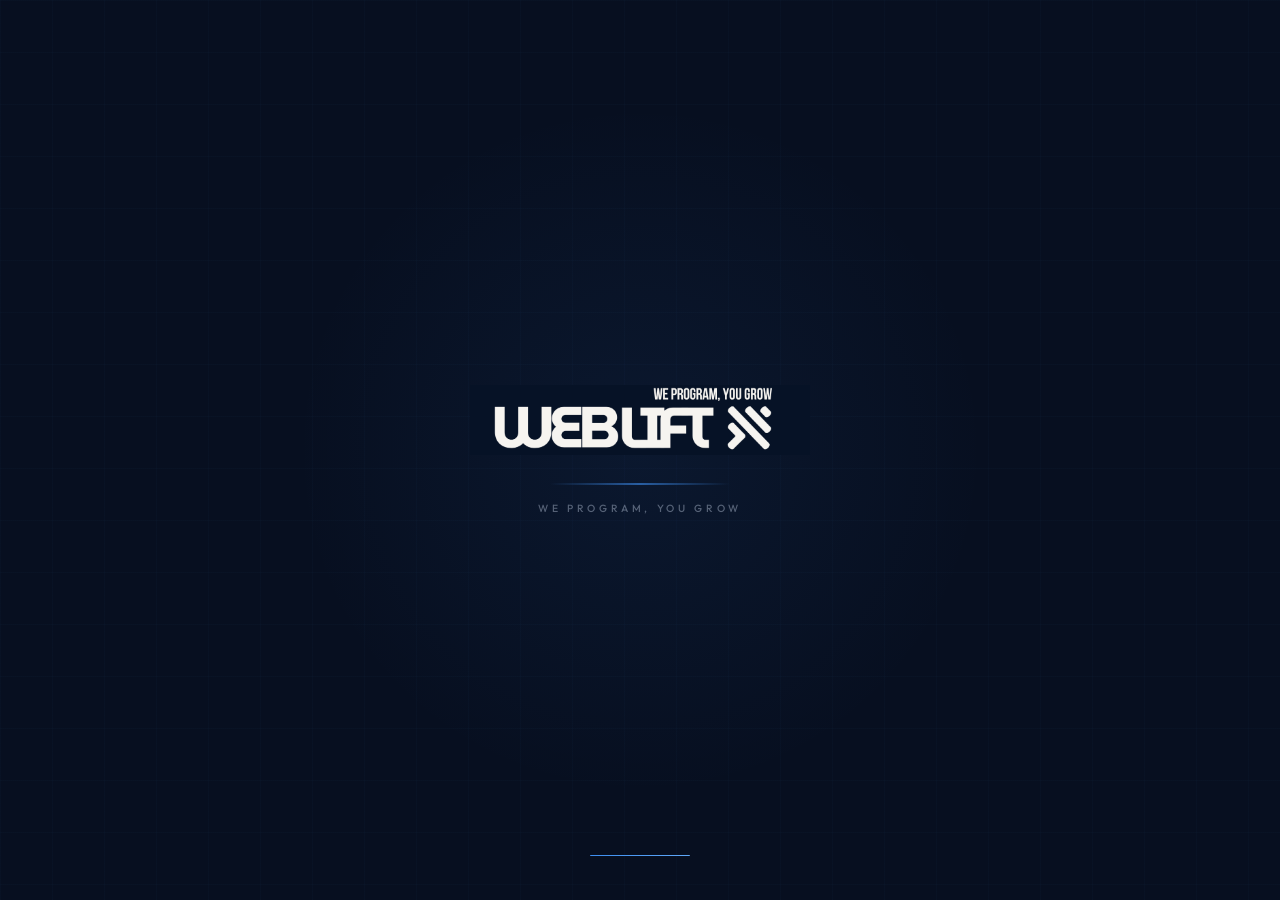
<file: index.html>
<!DOCTYPE html>
<html lang="es">
<head>
  <meta charset="UTF-8"/>
  <meta name="viewport" content="width=device-width, initial-scale=1.0"/>
  <meta name="description" content="WEBLIFT Agency — We Program, You Grow. Agencia digital premium en Lima, Perú."/>
  <meta property="og:type" content="website"/>
  <meta property="og:site_name" content="WEBLIFT Agency"/>
  <meta property="og:title" content="WEBLIFT Agency — We Program, You Grow"/>
  <meta property="og:description" content="Diseñamos y desarrollamos páginas web y landing pages de alta conversión, con hosting gestionado incluido."/>
  <meta property="og:url" content="https://webliftagency.me/"/>
  <meta property="og:image" content="https://webliftagency.me/assets/images/weblift-social-card-whatsapp.jpg"/>
  <meta property="og:image:width" content="1200"/>
  <meta property="og:image:height" content="630"/>
  <meta property="og:locale" content="es_PE"/>
  <meta name="twitter:card" content="summary_large_image"/>
  <meta name="twitter:title" content="WEBLIFT Agency — We Program, You Grow"/>
  <meta name="twitter:description" content="Diseñamos y desarrollamos páginas web y landing pages de alta conversión, con hosting gestionado incluido."/>
  <meta name="twitter:image" content="https://webliftagency.me/assets/images/weblift-social-card-whatsapp.jpg"/>
  <title>WEBLIFT Agency</title>
  <link rel="shortcut icon" href="assets/images/favicon.ico" type="image/x-icon"/>
  <link rel="icon" type="image/png" sizes="32x32" href="assets/images/favicon.png"/>
  <link rel="icon" type="image/png" sizes="48x48" href="assets/images/favicon-48.png"/>
  <link rel="icon" type="image/png" sizes="64x64" href="assets/images/favicon-64.png"/>
  <link rel="preconnect" href="https://fonts.googleapis.com"/>
  <link rel="preconnect" href="https://fonts.gstatic.com" crossorigin/>
  <link href="https://fonts.googleapis.com/css2?family=Outfit:wght@500;600;700;800&family=Inter:wght@400;500&display=swap" rel="stylesheet"/>
  <link rel="stylesheet" href="assets/css/global.css"/>
  <link rel="stylesheet" href="assets/css/intro.css"/>
</head>
<body>

<!-- ═══════════ PANTALLA DE INTRO ═══════════
     Muestra únicamente la imagen oficial del logo.
     Sin texto generado. Sin "WebLift" escrito.
     Solo la imagen real + slogan pequeño.
═════════════════════════════════════════════ -->
<div id="intro-screen">

  <div class="intro-logo-wrap">

    <!--
      IMAGEN OFICIAL DEL LOGO
      El logo tiene fondo azul marino con texto blanco,
      por lo que NO necesita filter invert — se ve perfecto
      sobre el fondo navy de la intro.
      
      Si tu logo es blanco/transparente: quita el filter de intro.css
      Si tu logo es oscuro sobre blanco: mantén el filter brightness(10)
    -->
    <img
      src="assets/images/logo.png"
      alt="WEBLIFT Agency"
      class="intro-logo-img"
    />

    <!-- Línea decorativa sutil -->
    <div class="intro-line"></div>

    <!-- Slogan refinado -->
    <div class="intro-slogan">We Program, You Grow</div>

  </div>

  <!-- Barra de progreso en la base -->
  <div class="intro-progress">
    <div class="intro-progress-bar"></div>
  </div>

</div>

<script src="js/ui/intro.js"></script>
<script src="js/ui/animations.js"></script>
<script src="js/ui/main.js"></script>

<script>
  /*
    CORRECCIÓN de sincronización:
    - IntroUI.exit() se dispara a los 2600ms (desde intro.js)
    - La animación de salida dura ~650ms
    - El redirect ocurre a los 3200ms → margen de ~600ms limpio
    Sin pantalla en blanco, sin solapamiento.
  */
  setTimeout(() => {
    window.location.href = "pages/home.html";
  }, 3200);
</script>

</body>
</html>
</file>
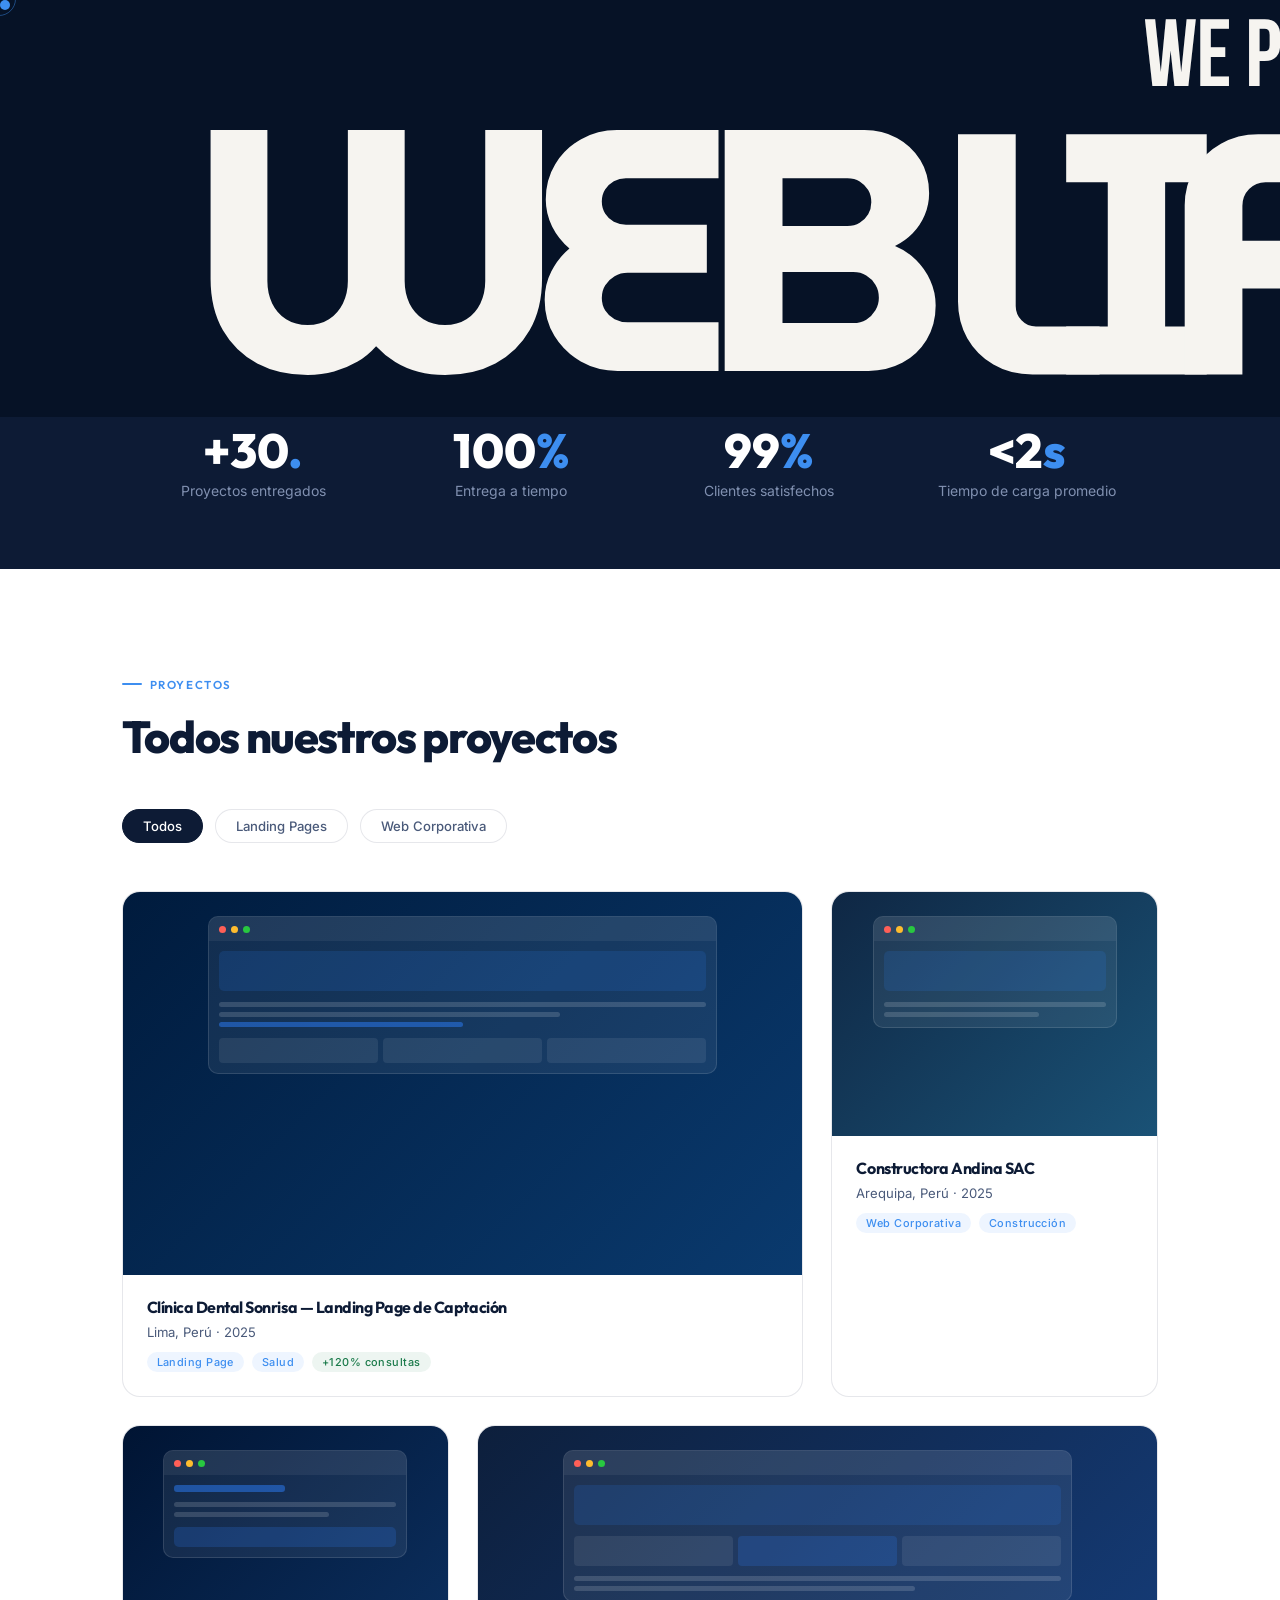
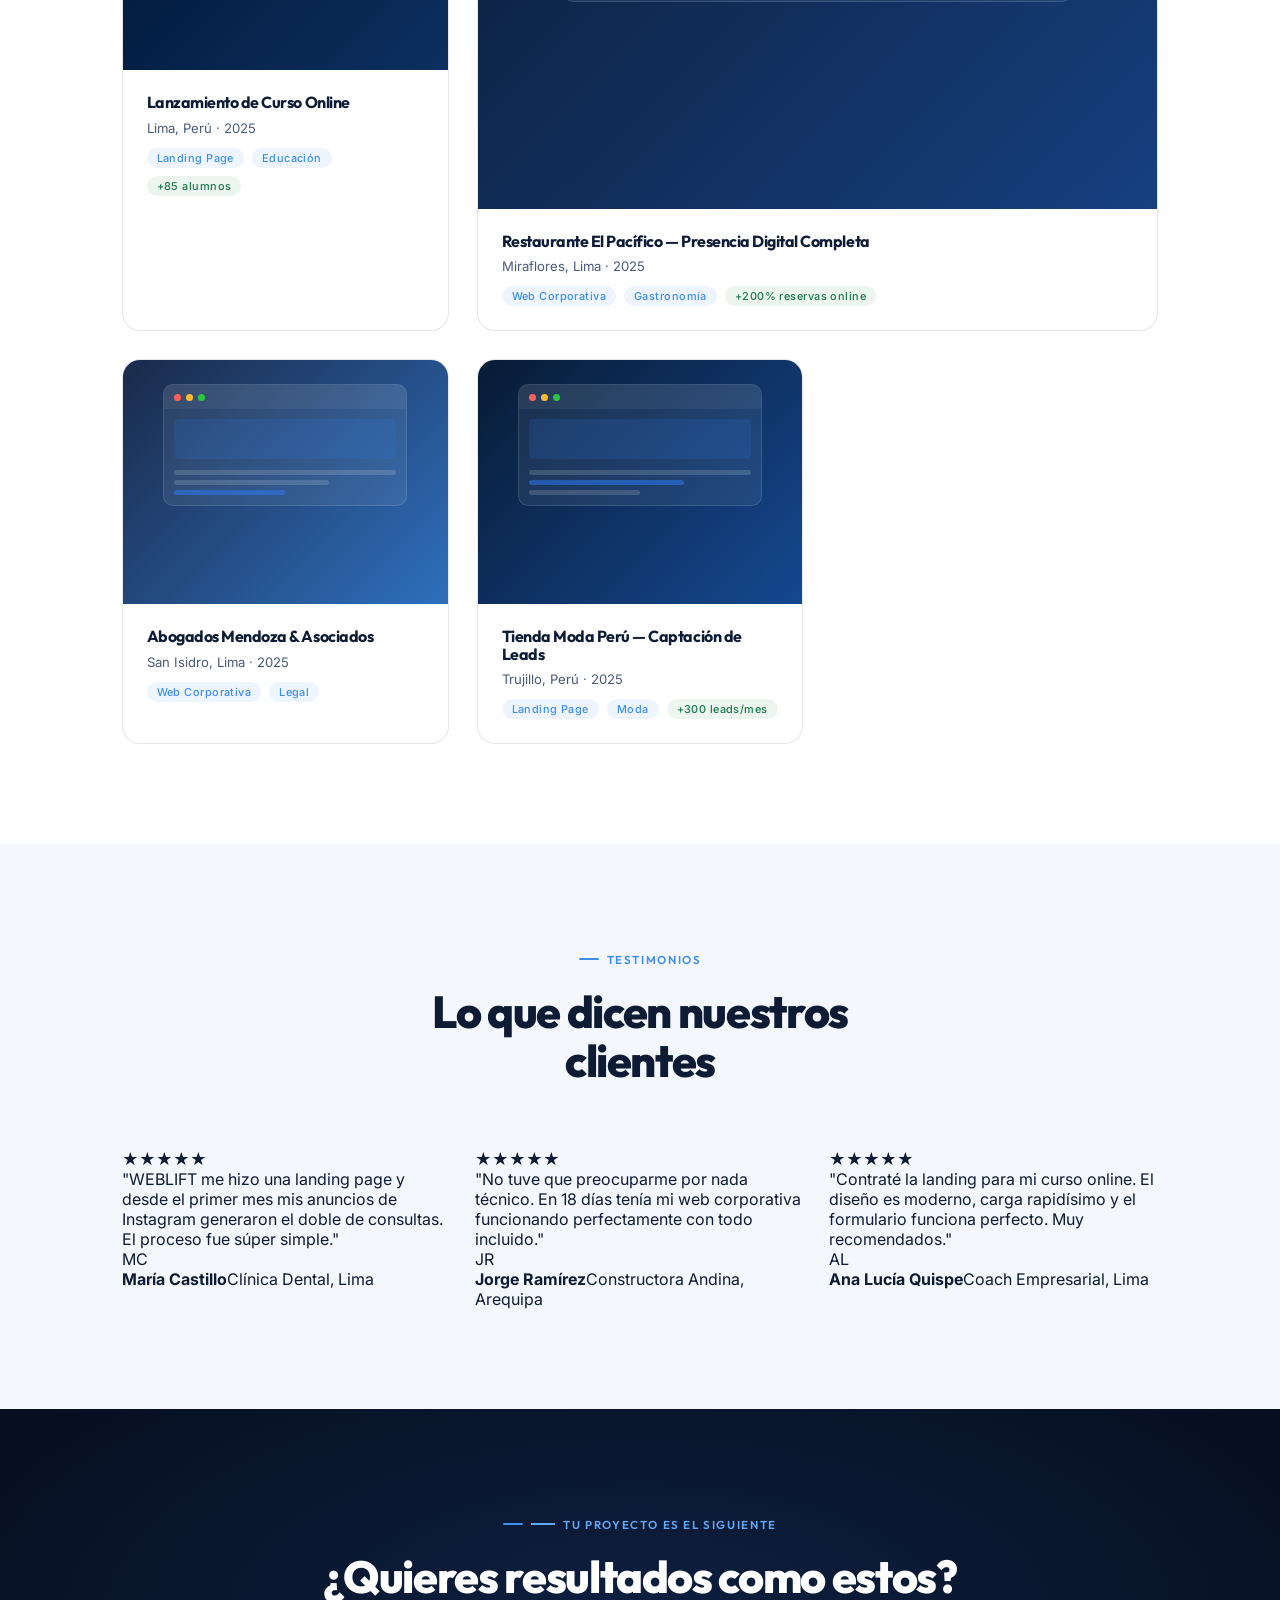
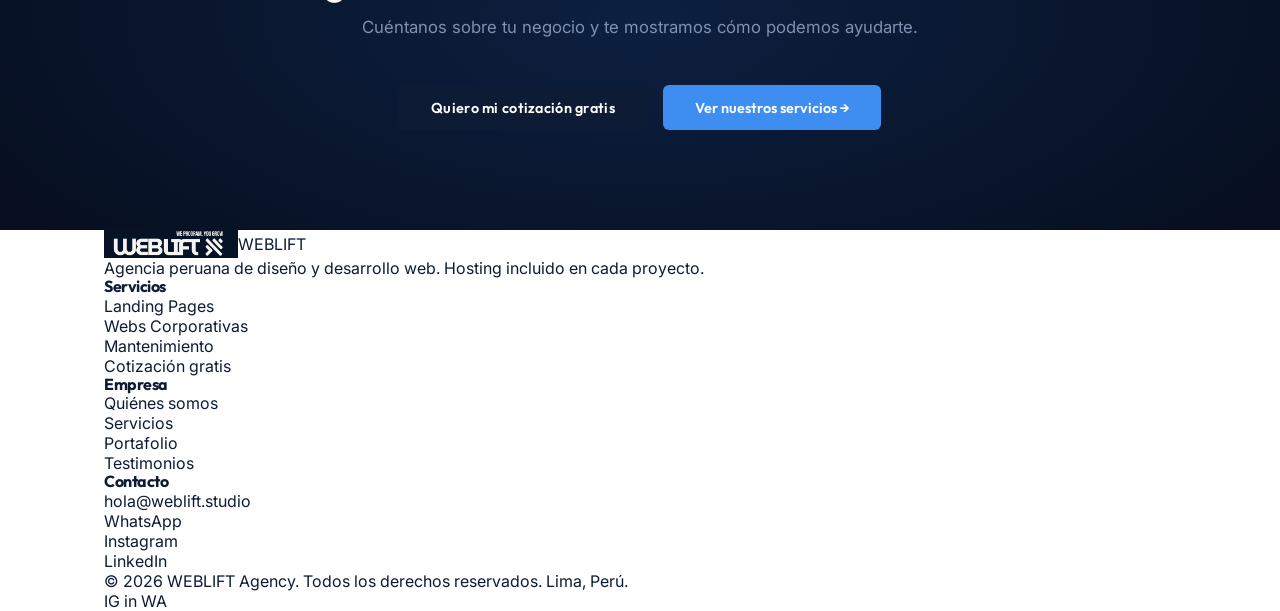
<file: pages/portfolio.html>
<!DOCTYPE html>
<html lang="es">
<head>
  <meta charset="UTF-8"/>
  <meta name="viewport" content="width=device-width, initial-scale=1.0"/>
  <meta name="description" content="Portafolio de WEBLIFT Agency — Proyectos de diseño y desarrollo web en Perú."/>
  <title>Portafolio — WEBLIFT Agency</title>
  <link rel="shortcut icon" href="../assets/images/favicon.ico" type="image/x-icon"/>
  <link rel="icon" type="image/png" sizes="32x32" href="../assets/images/favicon.png"/>
  <link rel="icon" type="image/png" sizes="48x48" href="../assets/images/favicon-48.png"/>
  <link rel="icon" type="image/png" sizes="64x64" href="../assets/images/favicon-64.png"/>
  <link rel="preconnect" href="https://fonts.googleapis.com"/>
  <link rel="preconnect" href="https://fonts.gstatic.com" crossorigin/>
  <link href="https://fonts.googleapis.com/css2?family=Outfit:wght@500;600;700;800&family=Inter:wght@400;500&display=swap" rel="stylesheet"/>
  <link rel="stylesheet" href="../assets/css/global.css"/>
  <link rel="stylesheet" href="../assets/css/navbar.css"/>
  <link rel="stylesheet" href="../assets/css/portfolio.css"/>
</head>
<body>

<div class="cursor" id="cursor"></div>
<div class="cursor-ring" id="cursorRing"></div>

<!-- NAVBAR -->
<nav id="navbar" class="scrolled">
  <a href="../index.html" class="nav-logo">
    <img src="../assets/images/logo.png" alt="WEBLIFT" class="logo-img"/>
    WEB<span>LIFT</span>
  </a>
  <ul class="nav-links" id="navLinks">
    <li><a href="home.html">Inicio</a></li>
    <li><a href="services.html">Servicios</a></li>
    <li><a href="portfolio.html" class="active">Portafolio</a></li>
    <li><a href="pricing.html">Precios</a></li>
    <li><a href="contact.html">Contacto</a></li>
  </ul>
  <div class="nav-auth">
    <a href="login.html" class="nav-btn-login" id="navLogin">Ingresar</a>
    <a href="register.html" class="nav-btn-cta" id="navRegister">Cotizar gratis</a>
    <div style="position:relative;">
      <div class="nav-user" id="navUser" style="display:none;">
        <div class="nav-user-avatar" id="navAvatar">U</div>
        <span class="nav-user-name" id="navUserName">Mi cuenta</span>
      </div>
      <div class="nav-user-dropdown" id="navDropdown">
        <a href="contact.html">📋 Nueva cotización</a>
        <button class="logout-btn" id="navLogout">🚪 Cerrar sesión</button>
      </div>
    </div>
  </div>
  <button class="nav-hamburger" id="hamburger" onclick="toggleMenu()">
    <span></span><span></span><span></span>
  </button>
</nav>

<!-- HERO -->
<section class="page-hero">
  <div class="page-hero-grid"></div>
  <div class="page-hero-content container">
    <div class="section-tag">Nuestro Trabajo</div>
    <h1>Proyectos que <em>hablan</em> por nosotros</h1>
    <p>Cada proyecto es una historia de éxito. Webs diseñadas para vender, no solo para verse bien.</p>
  </div>
</section>

<!-- ESTADÍSTICAS -->
<div id="portfolio-stats">
  <div class="container">
    <div class="stats-grid">
      <div class="stat-item reveal reveal-delay-1">
        <div class="stat-number">+30<span>.</span></div>
        <div class="stat-label">Proyectos entregados</div>
      </div>
      <div class="stat-item reveal reveal-delay-2">
        <div class="stat-number">100<span>%</span></div>
        <div class="stat-label">Entrega a tiempo</div>
      </div>
      <div class="stat-item reveal reveal-delay-3">
        <div class="stat-number">99<span>%</span></div>
        <div class="stat-label">Clientes satisfechos</div>
      </div>
      <div class="stat-item reveal reveal-delay-3">
        <div class="stat-number">&lt;2<span>s</span></div>
        <div class="stat-label">Tiempo de carga promedio</div>
      </div>
    </div>
  </div>
</div>

<!-- PORTAFOLIO CON FILTROS -->
<section id="portfolio-main">
  <div class="container">
    <div class="reveal">
      <div class="section-tag">Proyectos</div>
      <h2>Todos nuestros proyectos</h2>
    </div>

    <!-- Botones de filtro -->
    <div class="portfolio-filters reveal">
      <button class="filter-btn active" data-filter="all">Todos</button>
      <button class="filter-btn" data-filter="landing">Landing Pages</button>
      <button class="filter-btn" data-filter="corporativa">Web Corporativa</button>
    </div>

    <!-- Grid de proyectos -->
    <div class="portfolio-full-grid" id="portfolioGrid">

      <!-- Proyecto 1 - Grande -->
      <div class="portfolio-full-card card-large reveal" data-category="landing">
        <div class="portfolio-full-thumb pft-1">
          <div class="portfolio-full-browser">
            <div class="pf-browser-bar"><div class="dot red"></div><div class="dot yellow"></div><div class="dot green"></div></div>
            <div class="pf-browser-body">
              <div class="pf-hero"></div>
              <div class="pf-line w100"></div>
              <div class="pf-line w70"></div>
              <div class="pf-line w50 accent"></div>
              <div class="pf-cols" style="margin-top:6px;">
                <div class="pf-col-block"></div>
                <div class="pf-col-block"></div>
                <div class="pf-col-block"></div>
              </div>
            </div>
          </div>
          <div class="portfolio-full-overlay">
            <div class="overlay-title">Clínica Dental Sonrisa</div>
            <div class="overlay-btn">Ver detalles</div>
          </div>
        </div>
        <div class="portfolio-full-info">
          <h3>Clínica Dental Sonrisa — Landing Page de Captación</h3>
          <span class="pf-client">Lima, Perú · 2025</span>
          <div class="pf-tags">
            <span class="pf-tag">Landing Page</span>
            <span class="pf-tag">Salud</span>
            <span class="pf-tag tag-result">+120% consultas</span>
          </div>
        </div>
      </div>

      <!-- Proyecto 2 -->
      <div class="portfolio-full-card reveal reveal-delay-1" data-category="corporativa">
        <div class="portfolio-full-thumb pft-2">
          <div class="portfolio-full-browser">
            <div class="pf-browser-bar"><div class="dot red"></div><div class="dot yellow"></div><div class="dot green"></div></div>
            <div class="pf-browser-body">
              <div class="pf-hero"></div>
              <div class="pf-line w100"></div>
              <div class="pf-line w70"></div>
            </div>
          </div>
          <div class="portfolio-full-overlay">
            <div class="overlay-title">Constructora Andina</div>
            <div class="overlay-btn">Ver detalles</div>
          </div>
        </div>
        <div class="portfolio-full-info">
          <h3>Constructora Andina SAC</h3>
          <span class="pf-client">Arequipa, Perú · 2025</span>
          <div class="pf-tags">
            <span class="pf-tag">Web Corporativa</span>
            <span class="pf-tag">Construcción</span>
          </div>
        </div>
      </div>

      <!-- Proyecto 3 -->
      <div class="portfolio-full-card reveal reveal-delay-2" data-category="landing">
        <div class="portfolio-full-thumb pft-3">
          <div class="portfolio-full-browser">
            <div class="pf-browser-bar"><div class="dot red"></div><div class="dot yellow"></div><div class="dot green"></div></div>
            <div class="pf-browser-body">
              <div class="pf-line w50 accent" style="height:7px;margin-bottom:5px;"></div>
              <div class="pf-line w100"></div>
              <div class="pf-line w70"></div>
              <div class="pf-line w100" style="height:20px;background:rgba(45,127,249,0.2);border-radius:5px;margin-top:5px;"></div>
            </div>
          </div>
          <div class="portfolio-full-overlay">
            <div class="overlay-title">Coach Empresarial</div>
            <div class="overlay-btn">Ver detalles</div>
          </div>
        </div>
        <div class="portfolio-full-info">
          <h3>Lanzamiento de Curso Online</h3>
          <span class="pf-client">Lima, Perú · 2025</span>
          <div class="pf-tags">
            <span class="pf-tag">Landing Page</span>
            <span class="pf-tag">Educación</span>
            <span class="pf-tag tag-result">+85 alumnos</span>
          </div>
        </div>
      </div>

      <!-- Proyecto 4 - Grande -->
      <div class="portfolio-full-card card-large reveal" data-category="corporativa">
        <div class="portfolio-full-thumb pft-4">
          <div class="portfolio-full-browser">
            <div class="pf-browser-bar"><div class="dot red"></div><div class="dot yellow"></div><div class="dot green"></div></div>
            <div class="pf-browser-body">
              <div class="pf-hero"></div>
              <div class="pf-cols">
                <div class="pf-col-block" style="height:30px;"></div>
                <div class="pf-col-block" style="height:30px;background:rgba(45,127,249,0.2);"></div>
                <div class="pf-col-block" style="height:30px;"></div>
              </div>
              <div class="pf-line w100" style="margin-top:5px;"></div>
              <div class="pf-line w70"></div>
            </div>
          </div>
          <div class="portfolio-full-overlay">
            <div class="overlay-title">Restaurante El Pacífico</div>
            <div class="overlay-btn">Ver detalles</div>
          </div>
        </div>
        <div class="portfolio-full-info">
          <h3>Restaurante El Pacífico — Presencia Digital Completa</h3>
          <span class="pf-client">Miraflores, Lima · 2025</span>
          <div class="pf-tags">
            <span class="pf-tag">Web Corporativa</span>
            <span class="pf-tag">Gastronomía</span>
            <span class="pf-tag tag-result">+200% reservas online</span>
          </div>
        </div>
      </div>

      <!-- Proyecto 5 -->
      <div class="portfolio-full-card reveal reveal-delay-1" data-category="corporativa">
        <div class="portfolio-full-thumb pft-5">
          <div class="portfolio-full-browser">
            <div class="pf-browser-bar"><div class="dot red"></div><div class="dot yellow"></div><div class="dot green"></div></div>
            <div class="pf-browser-body">
              <div class="pf-hero"></div>
              <div class="pf-line w100"></div>
              <div class="pf-line w70"></div>
              <div class="pf-line w50 accent"></div>
            </div>
          </div>
          <div class="portfolio-full-overlay">
            <div class="overlay-title">Abogados Mendoza & Asoc.</div>
            <div class="overlay-btn">Ver detalles</div>
          </div>
        </div>
        <div class="portfolio-full-info">
          <h3>Abogados Mendoza &amp; Asociados</h3>
          <span class="pf-client">San Isidro, Lima · 2025</span>
          <div class="pf-tags">
            <span class="pf-tag">Web Corporativa</span>
            <span class="pf-tag">Legal</span>
          </div>
        </div>
      </div>

      <!-- Proyecto 6 -->
      <div class="portfolio-full-card reveal reveal-delay-2" data-category="landing">
        <div class="portfolio-full-thumb pft-6">
          <div class="portfolio-full-browser">
            <div class="pf-browser-bar"><div class="dot red"></div><div class="dot yellow"></div><div class="dot green"></div></div>
            <div class="pf-browser-body">
              <div class="pf-hero"></div>
              <div class="pf-line w100"></div>
              <div class="pf-line w70 accent"></div>
              <div class="pf-line w50"></div>
            </div>
          </div>
          <div class="portfolio-full-overlay">
            <div class="overlay-title">Tienda Moda Perú</div>
            <div class="overlay-btn">Ver detalles</div>
          </div>
        </div>
        <div class="portfolio-full-info">
          <h3>Tienda Moda Perú — Captación de Leads</h3>
          <span class="pf-client">Trujillo, Perú · 2025</span>
          <div class="pf-tags">
            <span class="pf-tag">Landing Page</span>
            <span class="pf-tag">Moda</span>
            <span class="pf-tag tag-result">+300 leads/mes</span>
          </div>
        </div>
      </div>

    </div>
  </div>
</section>

<!-- TESTIMONIOS -->
<section id="portfolio-testimonials">
  <div class="container">
    <div class="reveal" style="text-align:center;max-width:560px;margin:0 auto 4rem;">
      <div class="section-tag center-tag">Testimonios</div>
      <h2>Lo que dicen nuestros clientes</h2>
    </div>
    <div style="display:grid;grid-template-columns:repeat(3,1fr);gap:1.5rem;">
      <div class="testi-card reveal reveal-delay-1">
        <div class="testi-stars">★★★★★</div>
        <p class="testi-text">"WEBLIFT me hizo una landing page y desde el primer mes mis anuncios de Instagram generaron el doble de consultas. El proceso fue súper simple."</p>
        <div class="testi-author"><div class="testi-avatar">MC</div><div class="testi-name"><strong>María Castillo</strong><span>Clínica Dental, Lima</span></div></div>
      </div>
      <div class="testi-card reveal reveal-delay-2">
        <div class="testi-stars">★★★★★</div>
        <p class="testi-text">"No tuve que preocuparme por nada técnico. En 18 días tenía mi web corporativa funcionando perfectamente con todo incluido."</p>
        <div class="testi-author"><div class="testi-avatar">JR</div><div class="testi-name"><strong>Jorge Ramírez</strong><span>Constructora Andina, Arequipa</span></div></div>
      </div>
      <div class="testi-card reveal reveal-delay-3">
        <div class="testi-stars">★★★★★</div>
        <p class="testi-text">"Contraté la landing para mi curso online. El diseño es moderno, carga rapidísimo y el formulario funciona perfecto. Muy recomendados."</p>
        <div class="testi-author"><div class="testi-avatar">AL</div><div class="testi-name"><strong>Ana Lucía Quispe</strong><span>Coach Empresarial, Lima</span></div></div>
      </div>
    </div>
  </div>
</section>

<!-- CTA -->
<section id="portfolio-cta">
  <div class="container">
    <div class="portfolio-cta-inner reveal">
      <div class="section-tag center-tag" style="color:var(--blue-hover);">
        <span style="background:var(--blue-hover);display:block;width:24px;height:2px;"></span>
        Tu proyecto es el siguiente
      </div>
      <h2>¿Quieres resultados como estos?</h2>
      <p>Cuéntanos sobre tu negocio y te mostramos cómo podemos ayudarte.</p>
      <div class="portfolio-cta-btns">
        <a href="contact.html" class="btn-primary">Quiero mi cotización gratis</a>
        <a href="services.html" class="btn-secondary">Ver nuestros servicios →</a>
      </div>
    </div>
  </div>
</section>

<!-- FOOTER -->
<footer>
  <div class="container">
    <div class="footer-top">
      <div class="footer-brand">
        <a href="../index.html" class="nav-logo footer-logo">
          <img src="../assets/images/logo.png" alt="WEBLIFT" class="logo-img" style="height:28px;"/>
          WEB<span>LIFT</span>
        </a>
        <p>Agencia peruana de diseño y desarrollo web. Hosting incluido en cada proyecto.</p>
      </div>
      <div class="footer-col"><h4>Servicios</h4><ul>
        <li><a href="services.html">Landing Pages</a></li>
        <li><a href="services.html">Webs Corporativas</a></li>
        <li><a href="services.html">Mantenimiento</a></li>
        <li><a href="contact.html">Cotización gratis</a></li>
      </ul></div>
      <div class="footer-col"><h4>Empresa</h4><ul>
        <li><a href="home.html#about">Quiénes somos</a></li>
        <li><a href="services.html">Servicios</a></li>
        <li><a href="portfolio.html">Portafolio</a></li>
        <li><a href="home.html#testimonials">Testimonios</a></li>
      </ul></div>
      <div class="footer-col"><h4>Contacto</h4><ul>
        <li><a href="mailto:hola@weblift.studio">hola@weblift.studio</a></li>
        <li><a href="https://wa.me/51991150699" target="_blank">WhatsApp</a></li>
        <li><a href="#" target="_blank">Instagram</a></li>
        <li><a href="#" target="_blank">LinkedIn</a></li>
      </ul></div>
    </div>
    <div class="footer-bottom">
      <p>© 2026 WEBLIFT Agency. Todos los derechos reservados. Lima, Perú.</p>
      <div class="footer-socials">
        <a href="#" class="social-btn">IG</a>
        <a href="#" class="social-btn">in</a>
        <a href="https://wa.me/51991150699" class="social-btn">WA</a>
      </div>
    </div>
  </div>
</footer>

<!-- UI — en este orden exacto -->
<script src="../js/ui/intro.js"></script>
<script src="../js/ui/navbar.js"></script>
<script src="../js/ui/animations.js"></script>
<script src="../js/ui/main.js"></script>

<script>
  // Filtro de portafolio
  document.querySelectorAll('.filter-btn').forEach(btn => {
    btn.addEventListener('click', () => {
      // Actualizar botón activo
      document.querySelectorAll('.filter-btn').forEach(b => b.classList.remove('active'));
      btn.classList.add('active');

      const filter = btn.dataset.filter;
      const cards  = document.querySelectorAll('.portfolio-full-card');

      cards.forEach(card => {
        const category = card.dataset.category;
        if (filter === 'all' || category === filter) {
          card.style.display = '';
          setTimeout(() => { card.style.opacity = '1'; card.style.transform = ''; }, 10);
        } else {
          card.style.opacity = '0';
          card.style.transform = 'scale(0.95)';
          setTimeout(() => { card.style.display = 'none'; }, 300);
        }
      });
    });
  });
</script>

</body>
</html>
</file>
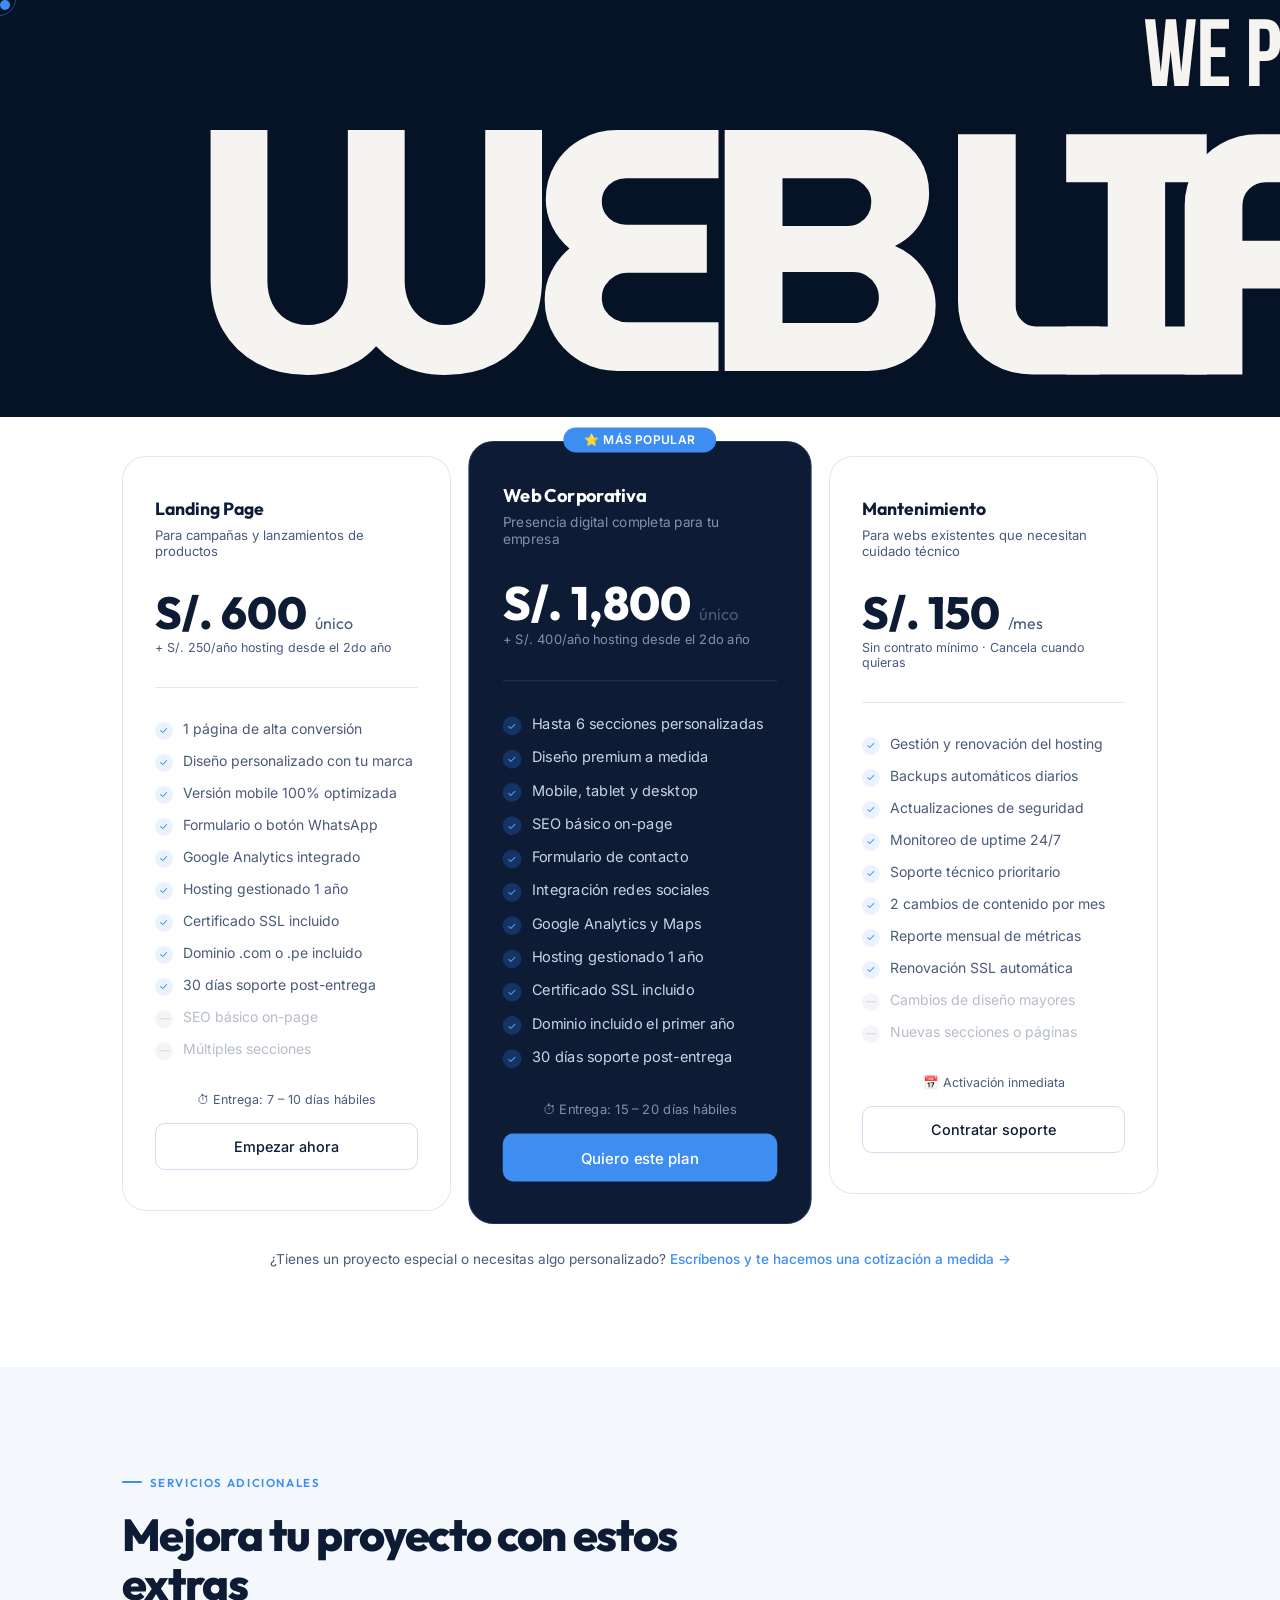
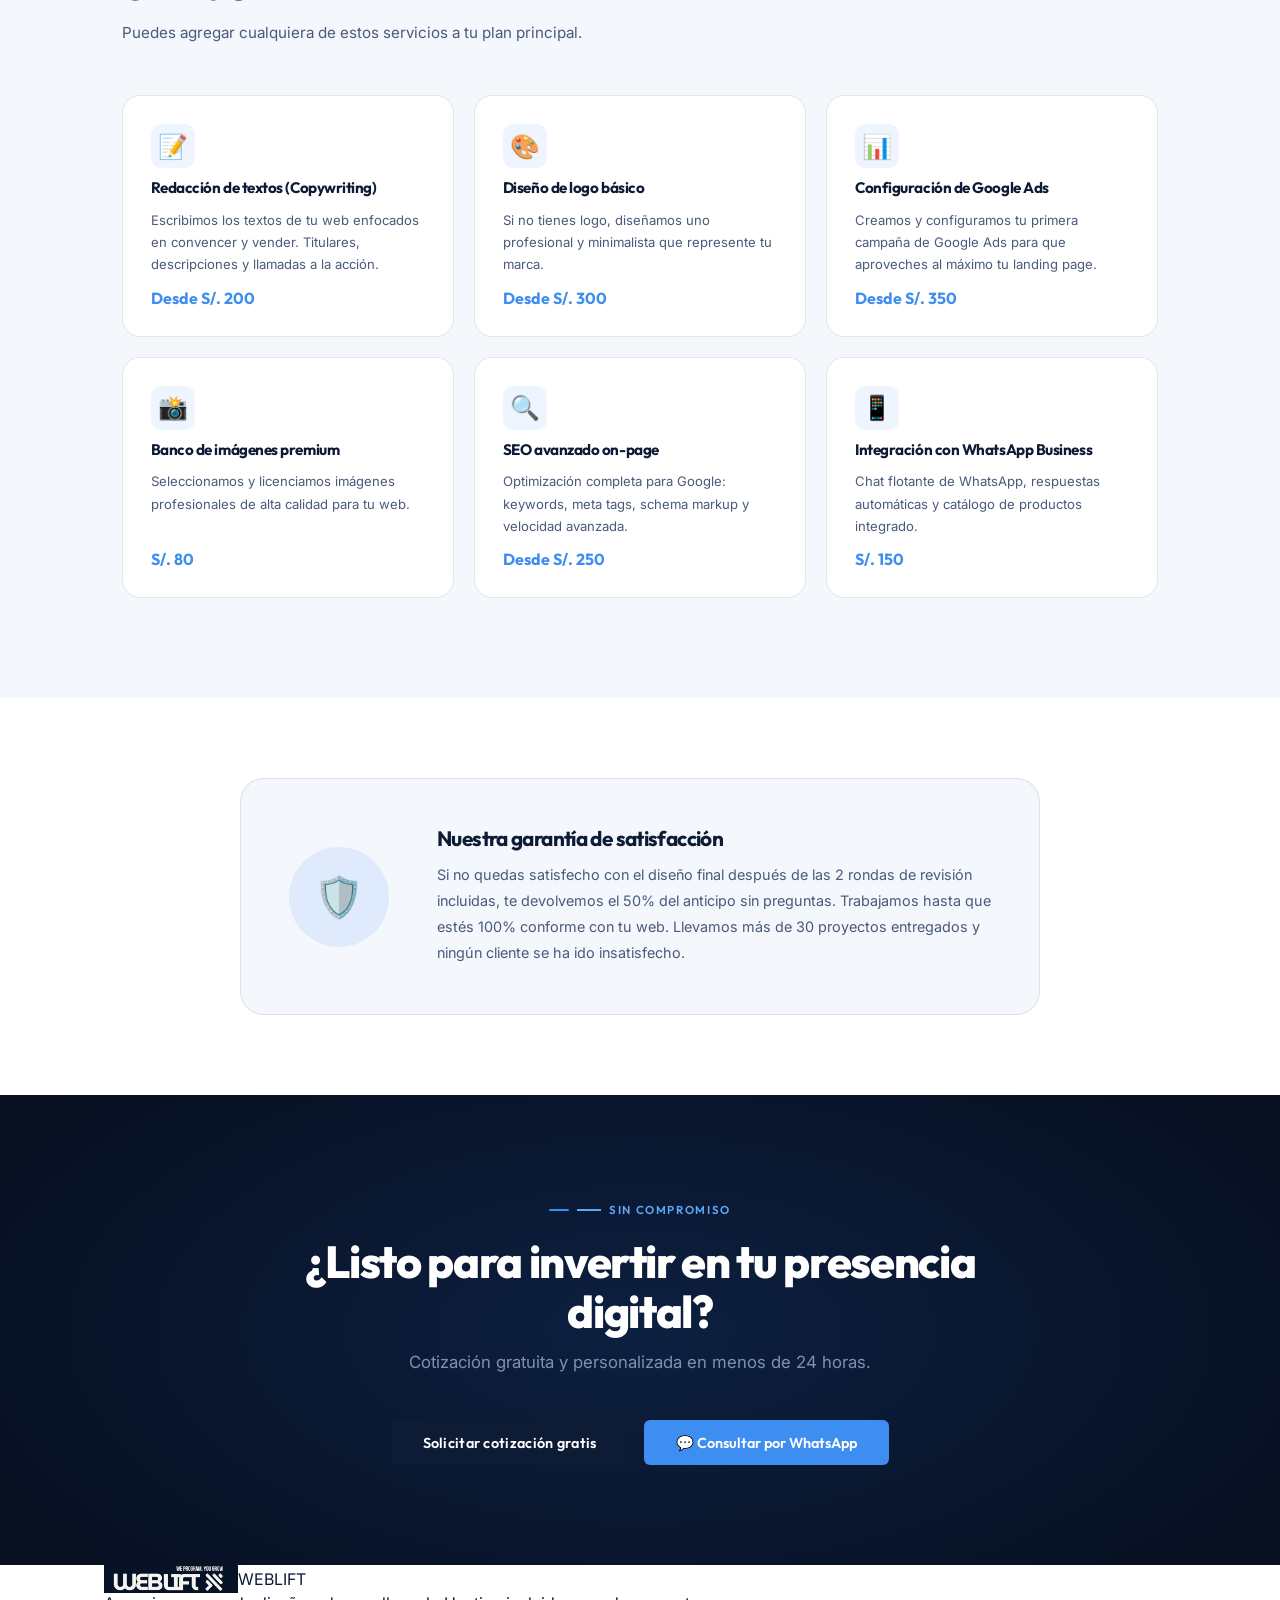
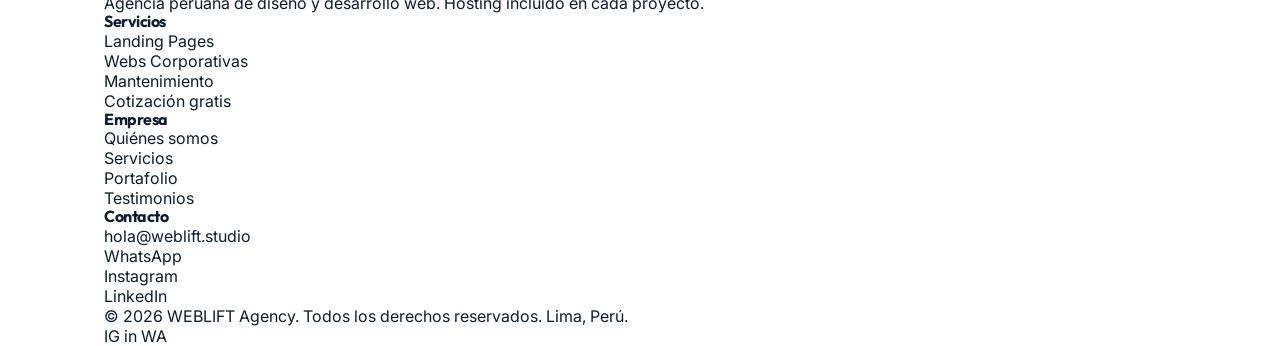
<file: pages/pricing.html>
<!DOCTYPE html>
<html lang="es">
<head>
  <meta charset="UTF-8"/>
  <meta name="viewport" content="width=device-width, initial-scale=1.0"/>
  <meta name="description" content="Precios de WEBLIFT Agency — Planes claros sin sorpresas para diseño web en Perú."/>
  <title>Precios — WEBLIFT Agency</title>
  <link rel="shortcut icon" href="../assets/images/favicon.ico" type="image/x-icon"/>
  <link rel="icon" type="image/png" sizes="32x32" href="../assets/images/favicon.png"/>
  <link rel="icon" type="image/png" sizes="48x48" href="../assets/images/favicon-48.png"/>
  <link rel="icon" type="image/png" sizes="64x64" href="../assets/images/favicon-64.png"/>
  <link rel="preconnect" href="https://fonts.googleapis.com"/>
  <link rel="preconnect" href="https://fonts.gstatic.com" crossorigin/>
  <link href="https://fonts.googleapis.com/css2?family=Outfit:wght@500;600;700;800&family=Inter:wght@400;500&display=swap" rel="stylesheet"/>
  <link rel="stylesheet" href="../assets/css/global.css"/>
  <link rel="stylesheet" href="../assets/css/navbar.css"/>
  <link rel="stylesheet" href="../assets/css/pricing.css"/>
</head>
<body>

<div class="cursor" id="cursor"></div>
<div class="cursor-ring" id="cursorRing"></div>

<!-- NAVBAR -->
<nav id="navbar" class="scrolled">
  <a href="../index.html" class="nav-logo">
    <img src="../assets/images/logo.png" alt="WEBLIFT" class="logo-img"/>
    WEB<span>LIFT</span>
  </a>
  <ul class="nav-links" id="navLinks">
    <li><a href="home.html">Inicio</a></li>
    <li><a href="services.html">Servicios</a></li>
    <li><a href="portfolio.html">Portafolio</a></li>
    <li><a href="pricing.html" class="active">Precios</a></li>
    <li><a href="contact.html">Contacto</a></li>
  </ul>
  <div class="nav-auth">
    <a href="login.html" class="nav-btn-login" id="navLogin">Ingresar</a>
    <a href="register.html" class="nav-btn-cta" id="navRegister">Cotizar gratis</a>
    <div style="position:relative;">
      <div class="nav-user" id="navUser" style="display:none;">
        <div class="nav-user-avatar" id="navAvatar">U</div>
        <span class="nav-user-name" id="navUserName">Mi cuenta</span>
      </div>
      <div class="nav-user-dropdown" id="navDropdown">
        <a href="contact.html">📋 Nueva cotización</a>
        <button class="logout-btn" id="navLogout">🚪 Cerrar sesión</button>
      </div>
    </div>
  </div>
  <button class="nav-hamburger" id="hamburger" onclick="toggleMenu()">
    <span></span><span></span><span></span>
  </button>
</nav>

<!-- HERO -->
<section class="page-hero">
  <div class="page-hero-grid"></div>
  <div class="page-hero-content container">
    <div class="section-tag">Planes y Precios</div>
    <h1>Inversión <em>clara</em> desde el primer día</h1>
    <p>Precios transparentes en soles peruanos. Sin costos ocultos, sin sorpresas. Hosting gestionado incluido el primer año en todos los planes.</p>
  </div>
</section>

<!-- PRECIOS PRINCIPALES -->
<section id="pricing-main">
  <div class="container">

    <div class="pricing-full-grid">

      <!-- Plan Landing Page -->
      <div class="pricing-full-card reveal reveal-delay-1">
        <div class="pricing-full-name">Landing Page</div>
        <div class="pricing-full-tagline">Para campañas y lanzamientos de productos</div>

        <div class="pricing-amount-block">
          <div class="pricing-main-price">S/. 600 <small>único</small></div>
          <div class="pricing-sub">+ S/. 250/año hosting desde el 2do año</div>
        </div>

        <div class="pricing-full-features">
          <div class="pricing-full-feature"><div class="feature-check">✓</div><span>1 página de alta conversión</span></div>
          <div class="pricing-full-feature"><div class="feature-check">✓</div><span>Diseño personalizado con tu marca</span></div>
          <div class="pricing-full-feature"><div class="feature-check">✓</div><span>Versión mobile 100% optimizada</span></div>
          <div class="pricing-full-feature"><div class="feature-check">✓</div><span>Formulario o botón WhatsApp</span></div>
          <div class="pricing-full-feature"><div class="feature-check">✓</div><span>Google Analytics integrado</span></div>
          <div class="pricing-full-feature"><div class="feature-check">✓</div><span>Hosting gestionado 1 año</span></div>
          <div class="pricing-full-feature"><div class="feature-check">✓</div><span>Certificado SSL incluido</span></div>
          <div class="pricing-full-feature"><div class="feature-check">✓</div><span>Dominio .com o .pe incluido</span></div>
          <div class="pricing-full-feature"><div class="feature-check">✓</div><span>30 días soporte post-entrega</span></div>
          <div class="pricing-full-feature dimmed"><div class="feature-check">—</div><span>SEO básico on-page</span></div>
          <div class="pricing-full-feature dimmed"><div class="feature-check">—</div><span>Múltiples secciones</span></div>
        </div>

        <div style="text-align:center;font-size:0.78rem;color:var(--text-body);margin-bottom:1rem;">⏱ Entrega: 7 – 10 días hábiles</div>
        <button class="btn-pricing btn-pricing-outline" onclick="window.location.href='contact.html'">
          Empezar ahora
        </button>
      </div>

      <!-- Plan Web Corporativa (popular) -->
      <div class="pricing-full-card popular reveal reveal-delay-2">
        <div class="popular-label">⭐ Más popular</div>
        <div class="pricing-full-name">Web Corporativa</div>
        <div class="pricing-full-tagline">Presencia digital completa para tu empresa</div>

        <div class="pricing-amount-block">
          <div class="pricing-main-price">S/. 1,800 <small>único</small></div>
          <div class="pricing-sub">+ S/. 400/año hosting desde el 2do año</div>
        </div>

        <div class="pricing-full-features">
          <div class="pricing-full-feature"><div class="feature-check">✓</div><span>Hasta 6 secciones personalizadas</span></div>
          <div class="pricing-full-feature"><div class="feature-check">✓</div><span>Diseño premium a medida</span></div>
          <div class="pricing-full-feature"><div class="feature-check">✓</div><span>Mobile, tablet y desktop</span></div>
          <div class="pricing-full-feature"><div class="feature-check">✓</div><span>SEO básico on-page</span></div>
          <div class="pricing-full-feature"><div class="feature-check">✓</div><span>Formulario de contacto</span></div>
          <div class="pricing-full-feature"><div class="feature-check">✓</div><span>Integración redes sociales</span></div>
          <div class="pricing-full-feature"><div class="feature-check">✓</div><span>Google Analytics y Maps</span></div>
          <div class="pricing-full-feature"><div class="feature-check">✓</div><span>Hosting gestionado 1 año</span></div>
          <div class="pricing-full-feature"><div class="feature-check">✓</div><span>Certificado SSL incluido</span></div>
          <div class="pricing-full-feature"><div class="feature-check">✓</div><span>Dominio incluido el primer año</span></div>
          <div class="pricing-full-feature"><div class="feature-check">✓</div><span>30 días soporte post-entrega</span></div>
        </div>

        <div style="text-align:center;font-size:0.78rem;color:var(--text-muted);margin-bottom:1rem;">⏱ Entrega: 15 – 20 días hábiles</div>
        <button class="btn-pricing btn-pricing-solid" onclick="window.location.href='contact.html'">
          Quiero este plan
        </button>
      </div>

      <!-- Plan Mantenimiento -->
      <div class="pricing-full-card reveal reveal-delay-3">
        <div class="pricing-full-name">Mantenimiento</div>
        <div class="pricing-full-tagline">Para webs existentes que necesitan cuidado técnico</div>

        <div class="pricing-amount-block">
          <div class="pricing-main-price">S/. 150 <small>/mes</small></div>
          <div class="pricing-sub">Sin contrato mínimo · Cancela cuando quieras</div>
        </div>

        <div class="pricing-full-features">
          <div class="pricing-full-feature"><div class="feature-check">✓</div><span>Gestión y renovación del hosting</span></div>
          <div class="pricing-full-feature"><div class="feature-check">✓</div><span>Backups automáticos diarios</span></div>
          <div class="pricing-full-feature"><div class="feature-check">✓</div><span>Actualizaciones de seguridad</span></div>
          <div class="pricing-full-feature"><div class="feature-check">✓</div><span>Monitoreo de uptime 24/7</span></div>
          <div class="pricing-full-feature"><div class="feature-check">✓</div><span>Soporte técnico prioritario</span></div>
          <div class="pricing-full-feature"><div class="feature-check">✓</div><span>2 cambios de contenido por mes</span></div>
          <div class="pricing-full-feature"><div class="feature-check">✓</div><span>Reporte mensual de métricas</span></div>
          <div class="pricing-full-feature"><div class="feature-check">✓</div><span>Renovación SSL automática</span></div>
          <div class="pricing-full-feature dimmed"><div class="feature-check">—</div><span>Cambios de diseño mayores</span></div>
          <div class="pricing-full-feature dimmed"><div class="feature-check">—</div><span>Nuevas secciones o páginas</span></div>
        </div>

        <div style="text-align:center;font-size:0.78rem;color:var(--text-body);margin-bottom:1rem;">📅 Activación inmediata</div>
        <button class="btn-pricing btn-pricing-outline" onclick="window.location.href='contact.html'">
          Contratar soporte
        </button>
      </div>

    </div>

    <p class="pricing-footer-note reveal">
      ¿Tienes un proyecto especial o necesitas algo personalizado?
      <a href="contact.html">Escríbenos y te hacemos una cotización a medida →</a>
    </p>
  </div>
</section>

<!-- SERVICIOS ADICIONALES (ADD-ONS) -->
<section id="pricing-addons">
  <div class="container">
    <div class="addons-header reveal">
      <div class="section-tag">Servicios Adicionales</div>
      <h2>Mejora tu proyecto con estos extras</h2>
      <p style="color:var(--text-body);font-size:0.95rem;margin-top:0.75rem;line-height:1.75;">Puedes agregar cualquiera de estos servicios a tu plan principal.</p>
    </div>
    <div class="addons-grid">
      <div class="addon-card reveal reveal-delay-1">
        <div class="addon-icon">📝</div>
        <h3>Redacción de textos (Copywriting)</h3>
        <p>Escribimos los textos de tu web enfocados en convencer y vender. Titulares, descripciones y llamadas a la acción.</p>
        <div class="addon-price">Desde S/. 200</div>
      </div>
      <div class="addon-card reveal reveal-delay-2">
        <div class="addon-icon">🎨</div>
        <h3>Diseño de logo básico</h3>
        <p>Si no tienes logo, diseñamos uno profesional y minimalista que represente tu marca.</p>
        <div class="addon-price">Desde S/. 300</div>
      </div>
      <div class="addon-card reveal reveal-delay-3">
        <div class="addon-icon">📊</div>
        <h3>Configuración de Google Ads</h3>
        <p>Creamos y configuramos tu primera campaña de Google Ads para que aproveches al máximo tu landing page.</p>
        <div class="addon-price">Desde S/. 350</div>
      </div>
      <div class="addon-card reveal reveal-delay-1">
        <div class="addon-icon">📸</div>
        <h3>Banco de imágenes premium</h3>
        <p>Seleccionamos y licenciamos imágenes profesionales de alta calidad para tu web.</p>
        <div class="addon-price">S/. 80</div>
      </div>
      <div class="addon-card reveal reveal-delay-2">
        <div class="addon-icon">🔍</div>
        <h3>SEO avanzado on-page</h3>
        <p>Optimización completa para Google: keywords, meta tags, schema markup y velocidad avanzada.</p>
        <div class="addon-price">Desde S/. 250</div>
      </div>
      <div class="addon-card reveal reveal-delay-3">
        <div class="addon-icon">📱</div>
        <h3>Integración con WhatsApp Business</h3>
        <p>Chat flotante de WhatsApp, respuestas automáticas y catálogo de productos integrado.</p>
        <div class="addon-price">S/. 150</div>
      </div>
    </div>
  </div>
</section>

<!-- GARANTÍA -->
<section id="pricing-guarantee">
  <div class="container">
    <div class="guarantee-inner reveal">
      <div class="guarantee-icon-wrap">🛡️</div>
      <div class="guarantee-text">
        <h3>Nuestra garantía de satisfacción</h3>
        <p>Si no quedas satisfecho con el diseño final después de las 2 rondas de revisión incluidas, te devolvemos el 50% del anticipo sin preguntas. Trabajamos hasta que estés 100% conforme con tu web. Llevamos más de 30 proyectos entregados y ningún cliente se ha ido insatisfecho.</p>
      </div>
    </div>
  </div>
</section>

<!-- CTA FINAL -->
<section id="pricing-cta">
  <div class="container">
    <div class="pricing-cta-inner reveal">
      <div class="section-tag center-tag" style="color:var(--blue-hover);">
        <span style="background:var(--blue-hover);display:block;width:24px;height:2px;"></span>
        Sin compromiso
      </div>
      <h2>¿Listo para invertir en tu presencia digital?</h2>
      <p>Cotización gratuita y personalizada en menos de 24 horas.</p>
      <div class="pricing-cta-btns">
        <a href="contact.html" class="btn-primary">Solicitar cotización gratis</a>
        <a href="https://wa.me/51991150699?text=Hola%20WEBLIFT,%20quiero%20cotizar" target="_blank" class="btn-secondary">
          💬 Consultar por WhatsApp
        </a>
      </div>
    </div>
  </div>
</section>

<!-- FOOTER -->
<footer>
  <div class="container">
    <div class="footer-top">
      <div class="footer-brand">
        <a href="../index.html" class="nav-logo footer-logo">
          <img src="../assets/images/logo.png" alt="WEBLIFT" class="logo-img" style="height:28px;"/>
          WEB<span>LIFT</span>
        </a>
        <p>Agencia peruana de diseño y desarrollo web. Hosting incluido en cada proyecto.</p>
      </div>
      <div class="footer-col"><h4>Servicios</h4><ul>
        <li><a href="services.html">Landing Pages</a></li>
        <li><a href="services.html">Webs Corporativas</a></li>
        <li><a href="services.html">Mantenimiento</a></li>
        <li><a href="contact.html">Cotización gratis</a></li>
      </ul></div>
      <div class="footer-col"><h4>Empresa</h4><ul>
        <li><a href="home.html#about">Quiénes somos</a></li>
        <li><a href="services.html">Servicios</a></li>
        <li><a href="portfolio.html">Portafolio</a></li>
        <li><a href="home.html#testimonials">Testimonios</a></li>
      </ul></div>
      <div class="footer-col"><h4>Contacto</h4><ul>
        <li><a href="mailto:hola@weblift.studio">hola@weblift.studio</a></li>
        <li><a href="https://wa.me/51991150699" target="_blank">WhatsApp</a></li>
        <li><a href="#" target="_blank">Instagram</a></li>
        <li><a href="#" target="_blank">LinkedIn</a></li>
      </ul></div>
    </div>
    <div class="footer-bottom">
      <p><p>© 2026 WEBLIFT Agency. Todos los derechos reservados. Lima, Perú.</p></p>
      <div class="footer-socials">
        <a href="#" class="social-btn">IG</a>
        <a href="#" class="social-btn">in</a>
        <a href="https://wa.me/51991150699" class="social-btn">WA</a>
      </div>
    </div>
  </div>
</footer>

<!-- UI — en este orden exacto -->
<script src="../js/ui/intro.js"></script>
<script src="../js/ui/navbar.js"></script>
<script src="../js/ui/animations.js"></script>
<script src="../js/ui/main.js"></script>

</body>
</html>
</file>
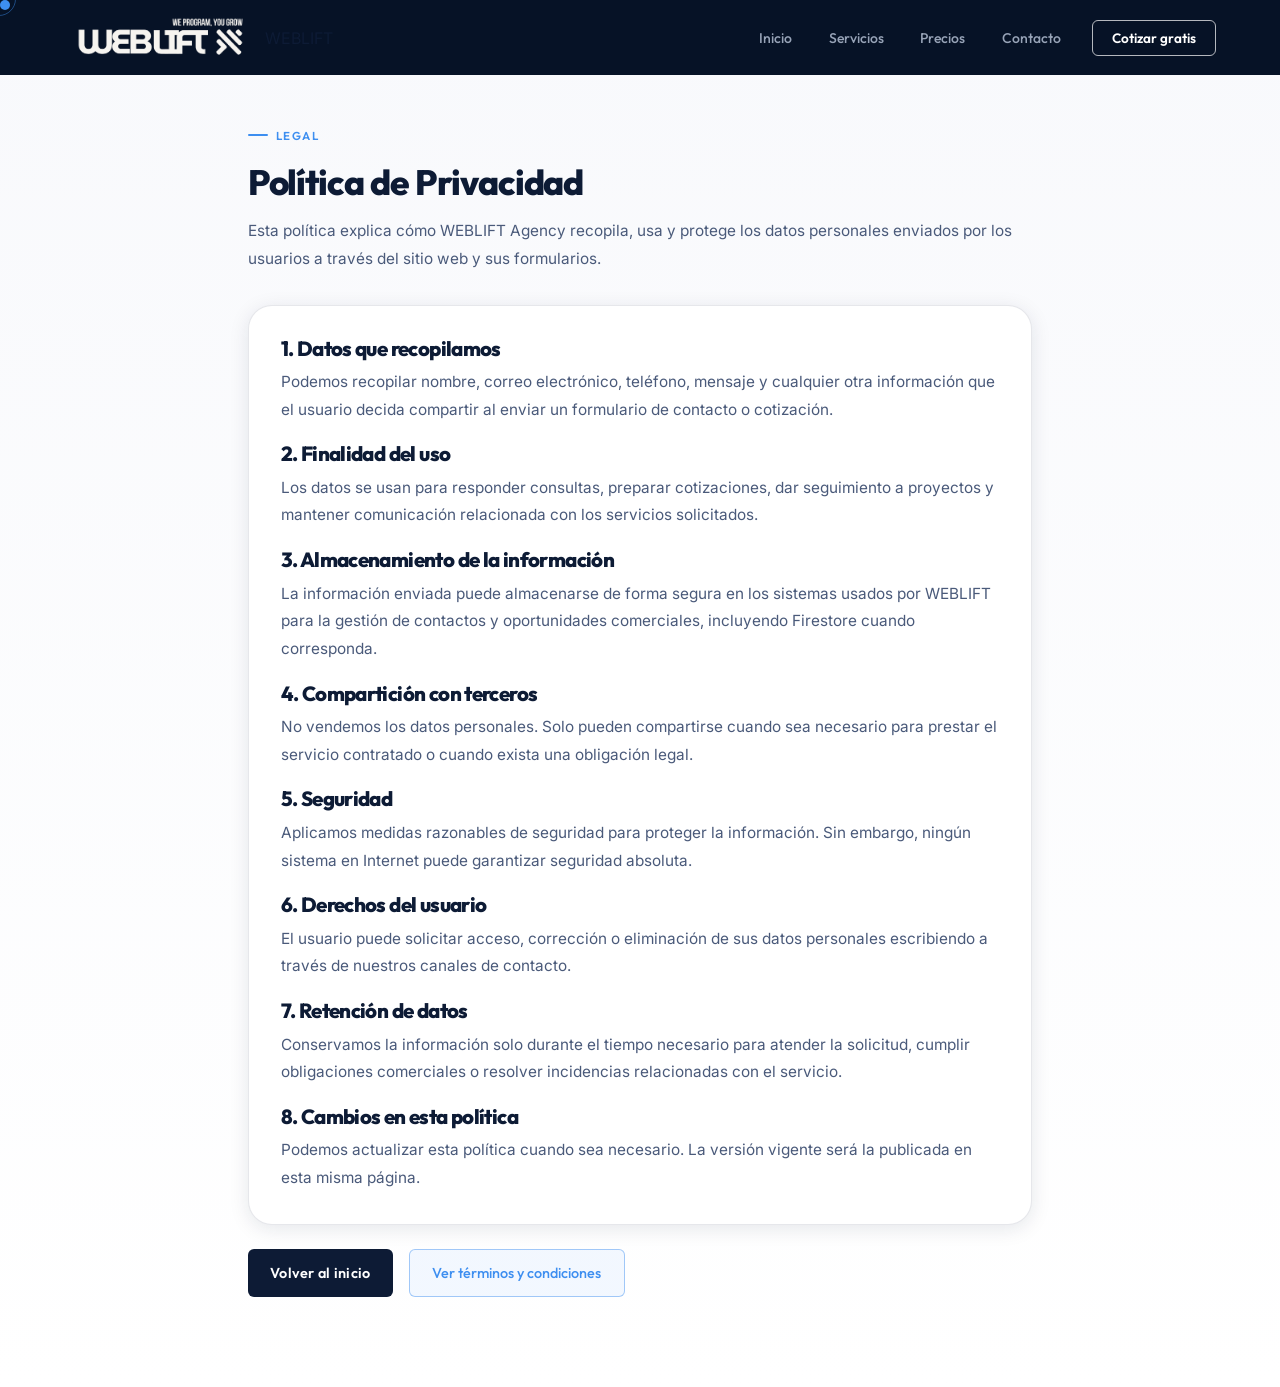
<file: pages/privacy.html>
<!DOCTYPE html>
<html lang="es">
<head>
  <meta charset="UTF-8"/>
  <meta name="viewport" content="width=device-width, initial-scale=1.0"/>
  <meta name="description" content="Política de Privacidad de WEBLIFT Agency."/>
  <title>Política de Privacidad — WEBLIFT Agency</title>
  <link rel="shortcut icon" href="../assets/images/favicon.ico" type="image/x-icon"/>
  <link rel="icon" type="image/png" sizes="32x32" href="../assets/images/favicon.png"/>
  <link rel="icon" type="image/png" sizes="48x48" href="../assets/images/favicon-48.png"/>
  <link rel="icon" type="image/png" sizes="64x64" href="../assets/images/favicon-64.png"/>
  <link rel="preconnect" href="https://fonts.googleapis.com"/>
  <link rel="preconnect" href="https://fonts.gstatic.com" crossorigin/>
  <link href="https://fonts.googleapis.com/css2?family=Outfit:wght@500;600;700;800&family=Inter:wght@400;500&display=swap" rel="stylesheet"/>
  <link rel="stylesheet" href="../assets/css/global.css"/>
  <link rel="stylesheet" href="../assets/css/navbar.css"/>
  <link rel="stylesheet" href="../assets/css/privacy.css"/>
</head>
<body>

<div class="cursor" id="cursor"></div>
<div class="cursor-ring" id="cursorRing"></div>

<nav id="navbar" class="scrolled">
  <a href="../index.html" class="nav-logo">
    <img src="../assets/images/logo.png" alt="WEBLIFT" class="nav-logo-img"/>
    WEB<span>LIFT</span>
  </a>
  <ul class="nav-links" id="navLinks">
    <li><a href="home.html">Inicio</a></li>
    <li><a href="services.html">Servicios</a></li>
    <li><a href="pricing.html">Precios</a></li>
    <li><a href="contact.html">Contacto</a></li>
  </ul>
  <div class="nav-auth">
    <a href="contact.html" class="nav-btn-cta" id="navRegister">Cotizar gratis</a>
  </div>
  <button class="nav-hamburger" id="hamburger" aria-label="Abrir menú" aria-expanded="false">
    <span></span><span></span><span></span>
  </button>
</nav>

<section class="legal-page legal-page--privacy">
  <div class="container">
    <div class="section-tag">Legal</div>
    <h1 class="legal-page__heading">Política de Privacidad</h1>
    <p class="legal-page__intro">
      Esta política explica cómo WEBLIFT Agency recopila, usa y protege los datos personales enviados por los usuarios a través del sitio web y sus formularios.
    </p>

    <div class="legal-card">
      <div class="legal-card__item">
        <h2>1. Datos que recopilamos</h2>
        <p>Podemos recopilar nombre, correo electrónico, teléfono, mensaje y cualquier otra información que el usuario decida compartir al enviar un formulario de contacto o cotización.</p>
      </div>
      <div class="legal-card__item">
        <h2>2. Finalidad del uso</h2>
        <p>Los datos se usan para responder consultas, preparar cotizaciones, dar seguimiento a proyectos y mantener comunicación relacionada con los servicios solicitados.</p>
      </div>
      <div class="legal-card__item">
        <h2>3. Almacenamiento de la información</h2>
        <p>La información enviada puede almacenarse de forma segura en los sistemas usados por WEBLIFT para la gestión de contactos y oportunidades comerciales, incluyendo Firestore cuando corresponda.</p>
      </div>
      <div class="legal-card__item">
        <h2>4. Compartición con terceros</h2>
        <p>No vendemos los datos personales. Solo pueden compartirse cuando sea necesario para prestar el servicio contratado o cuando exista una obligación legal.</p>
      </div>
      <div class="legal-card__item">
        <h2>5. Seguridad</h2>
        <p>Aplicamos medidas razonables de seguridad para proteger la información. Sin embargo, ningún sistema en Internet puede garantizar seguridad absoluta.</p>
      </div>
      <div class="legal-card__item">
        <h2>6. Derechos del usuario</h2>
        <p>El usuario puede solicitar acceso, corrección o eliminación de sus datos personales escribiendo a través de nuestros canales de contacto.</p>
      </div>
      <div class="legal-card__item">
        <h2>7. Retención de datos</h2>
        <p>Conservamos la información solo durante el tiempo necesario para atender la solicitud, cumplir obligaciones comerciales o resolver incidencias relacionadas con el servicio.</p>
      </div>
      <div class="legal-card__item">
        <h2>8. Cambios en esta política</h2>
        <p>Podemos actualizar esta política cuando sea necesario. La versión vigente será la publicada en esta misma página.</p>
      </div>
    </div>

    <div class="legal-actions">
      <a href="home.html" class="btn-primary">Volver al inicio</a>
      <a href="terms.html" class="btn-ghost-dark">Ver términos y condiciones</a>
    </div>
  </div>
</section>

<script src="../js/ui/navbar.js"></script>
<script src="../js/ui/animations.js"></script>
<script src="../js/ui/main.js"></script>

</body>
</html>
</file>
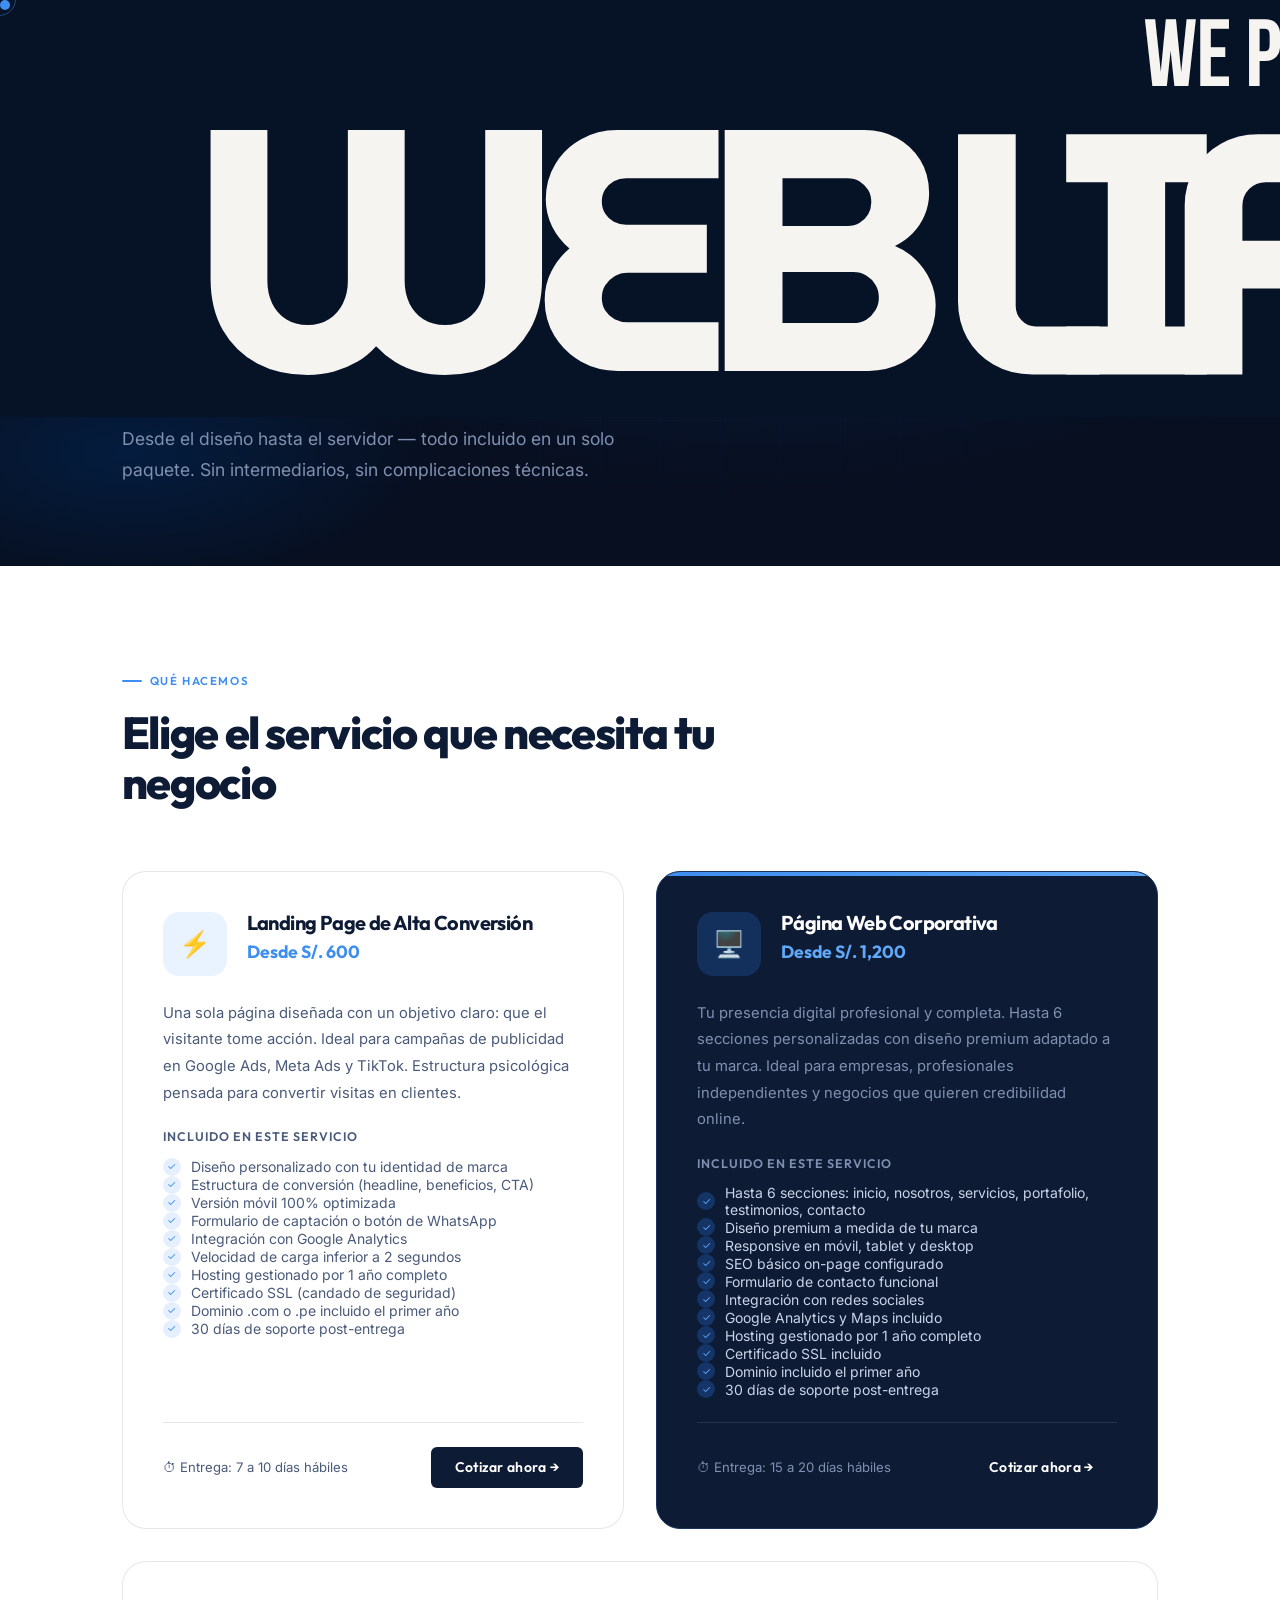
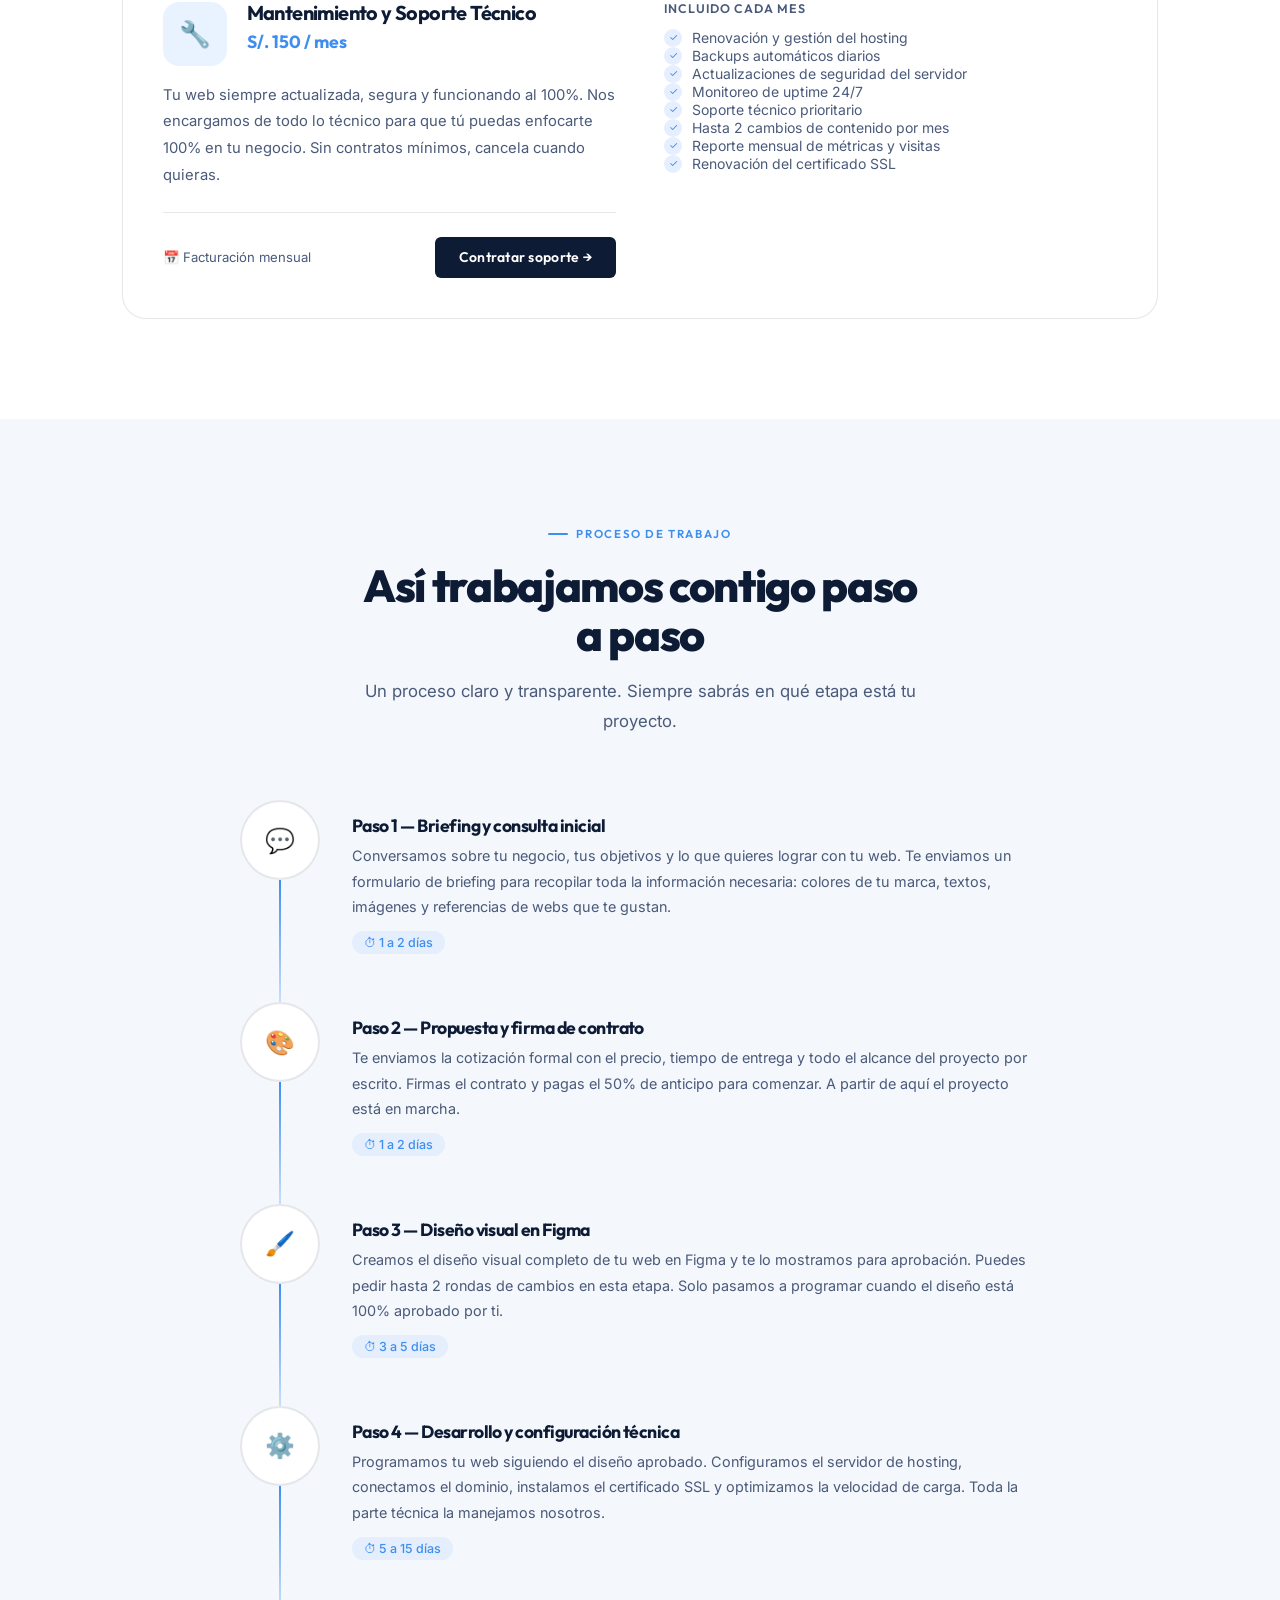
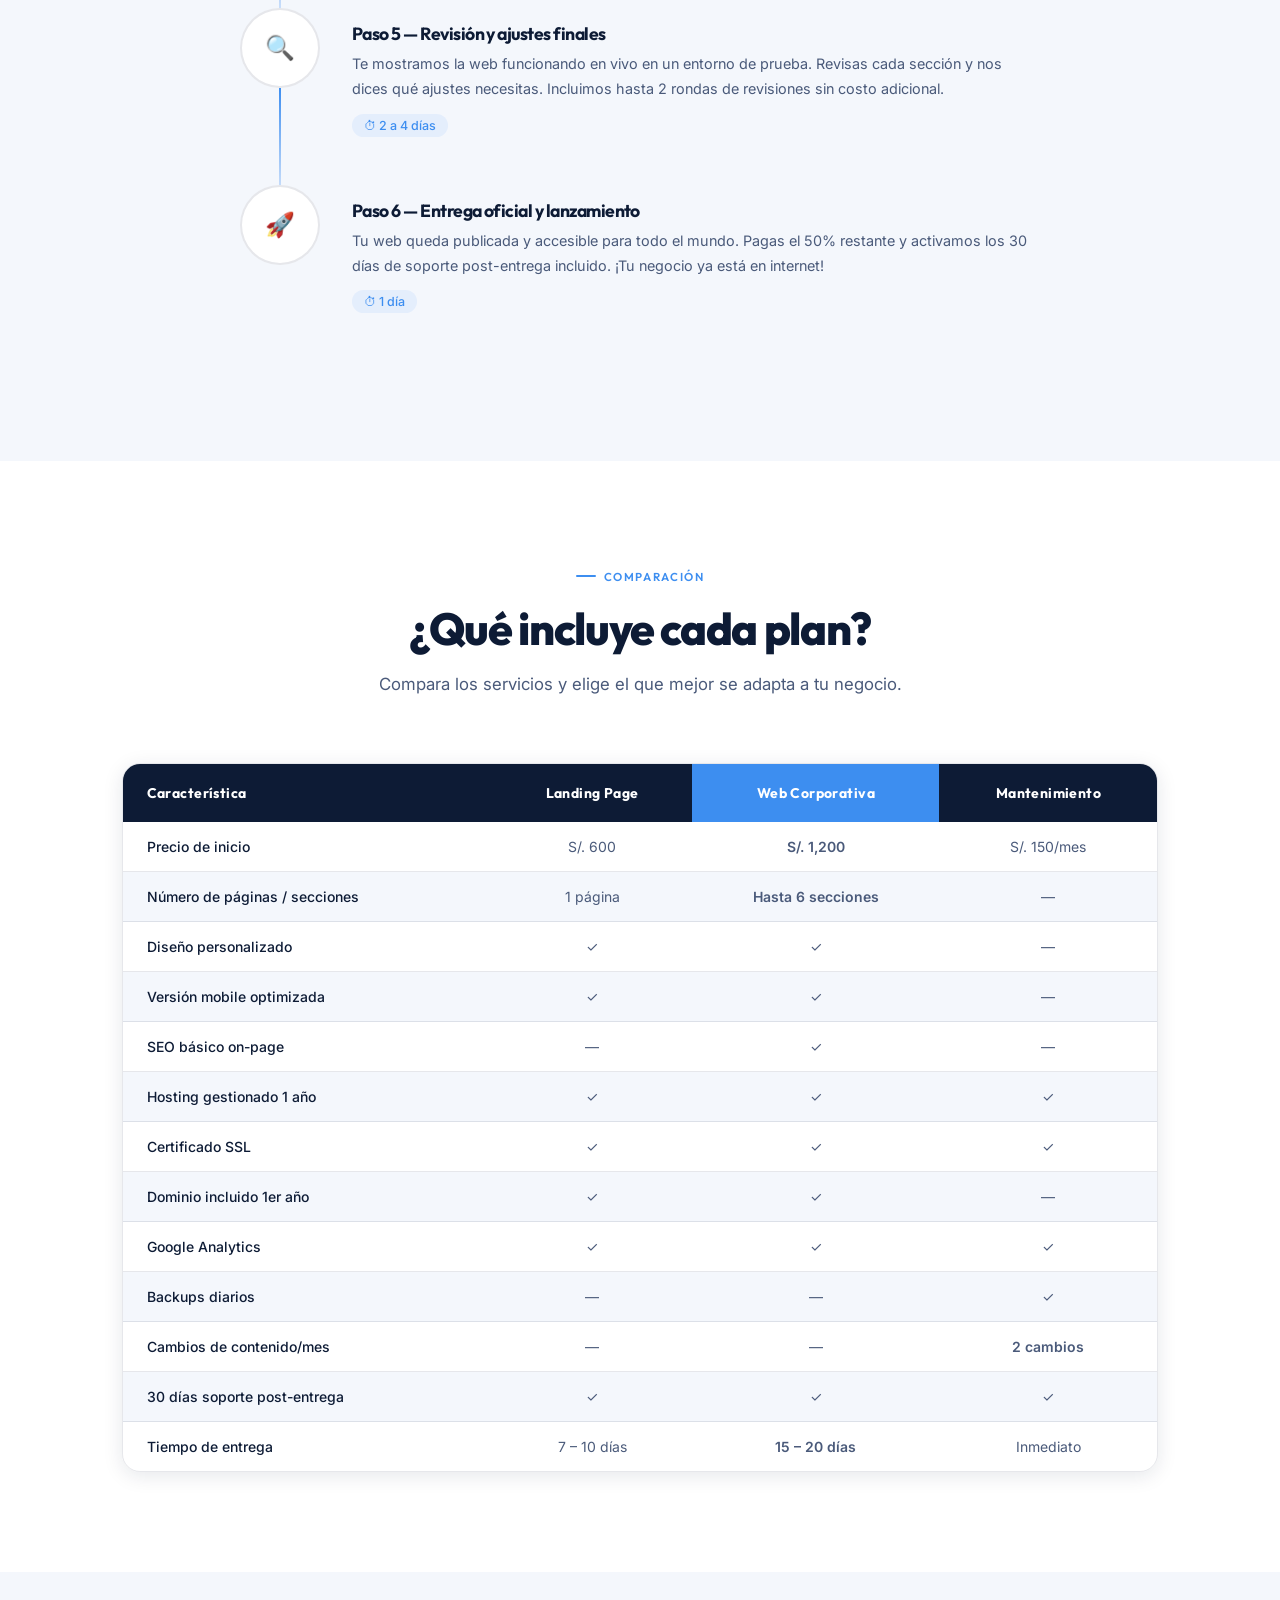
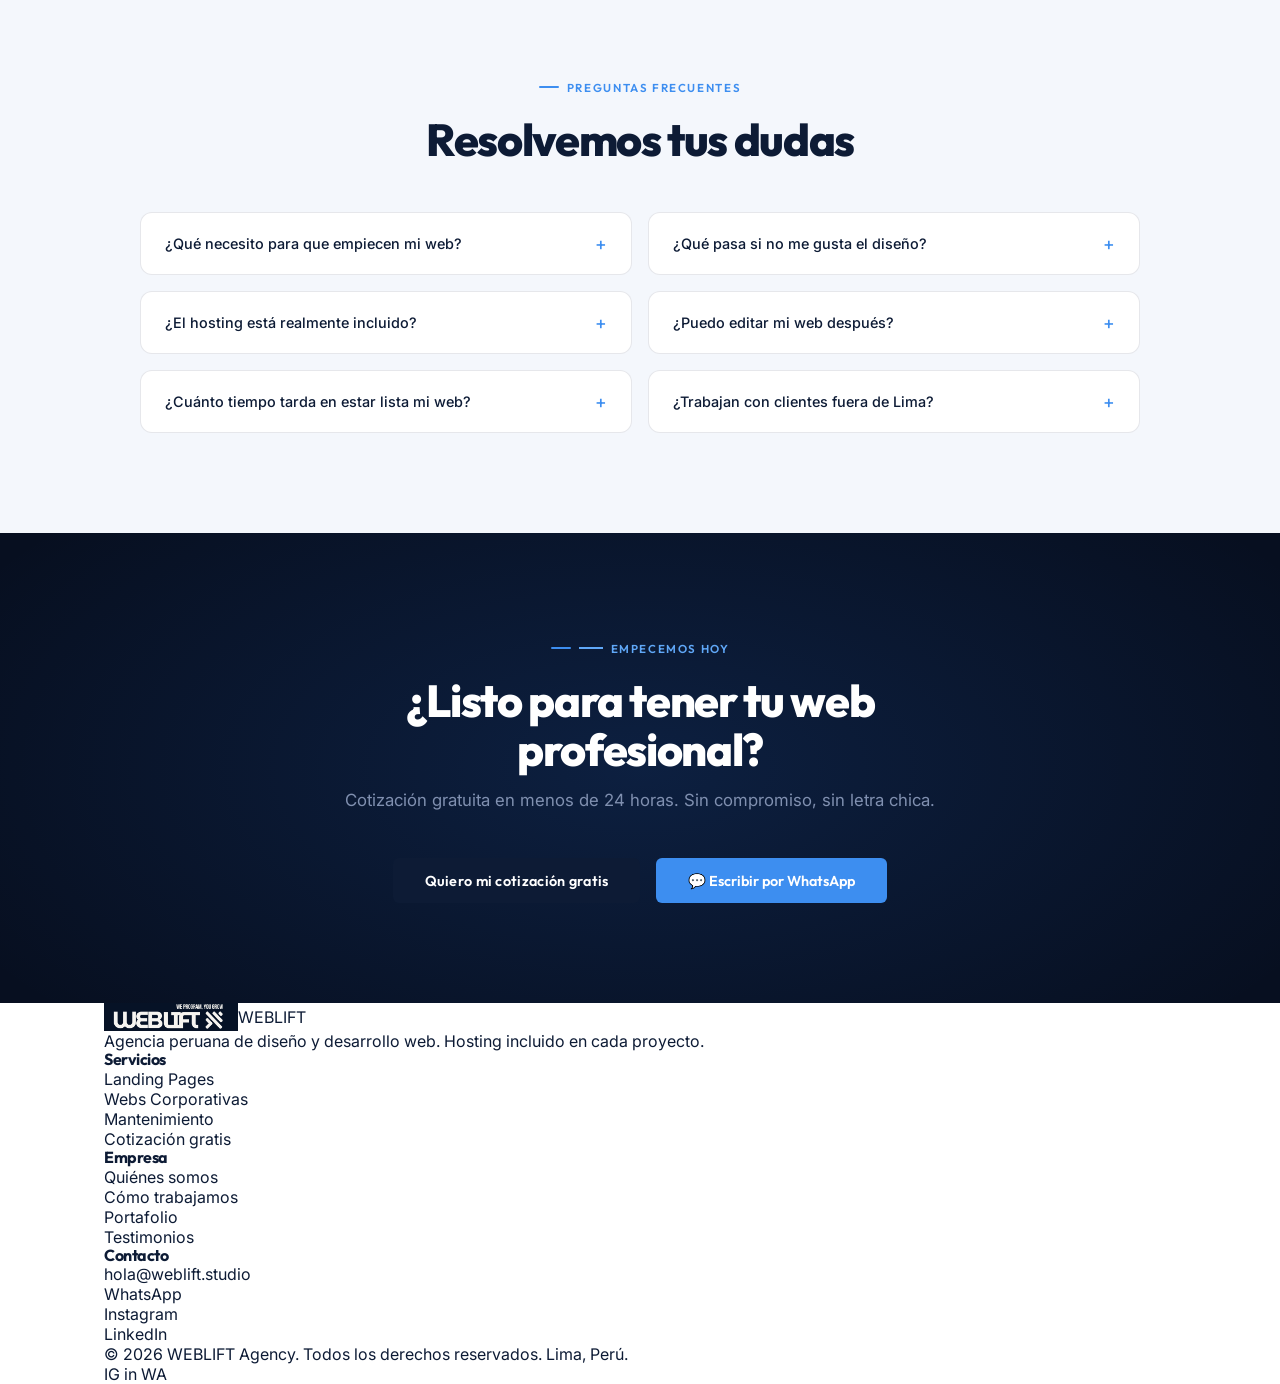
<file: pages/services.html>
<!DOCTYPE html>
<html lang="es">
<head>
  <meta charset="UTF-8"/>
  <meta name="viewport" content="width=device-width, initial-scale=1.0"/>
  <meta name="description" content="Servicios de WEBLIFT Agency — Diseño web, landing pages y mantenimiento con hosting incluido en Perú."/>
  <title>Servicios — WEBLIFT Agency</title>
  <link rel="shortcut icon" href="../assets/images/favicon.ico" type="image/x-icon"/>
  <link rel="icon" type="image/png" sizes="32x32" href="../assets/images/favicon.png"/>
  <link rel="icon" type="image/png" sizes="48x48" href="../assets/images/favicon-48.png"/>
  <link rel="icon" type="image/png" sizes="64x64" href="../assets/images/favicon-64.png"/>
  <link rel="preconnect" href="https://fonts.googleapis.com"/>
  <link rel="preconnect" href="https://fonts.gstatic.com" crossorigin/>
  <link href="https://fonts.googleapis.com/css2?family=Outfit:wght@500;600;700;800&family=Inter:wght@400;500&display=swap" rel="stylesheet"/>
  <link rel="stylesheet" href="../assets/css/global.css"/>
  <link rel="stylesheet" href="../assets/css/navbar.css"/>
  <link rel="stylesheet" href="../assets/css/services.css"/>
</head>
<body>

<div class="cursor" id="cursor"></div>
<div class="cursor-ring" id="cursorRing"></div>

<!-- ═══════════ NAVBAR ═══════════ -->
<nav id="navbar" class="scrolled">
  <a href="../index.html" class="nav-logo">
    <img src="../assets/images/logo.png" alt="WEBLIFT" class="logo-img"/>
    WEB<span>LIFT</span>
  </a>
  <ul class="nav-links" id="navLinks">
    <li><a href="home.html">Inicio</a></li>
    <li><a href="services.html" class="active">Servicios</a></li>
    <li><a href="portfolio.html">Portafolio</a></li>
    <li><a href="pricing.html">Precios</a></li>
    <li><a href="contact.html">Contacto</a></li>
  </ul>
  <div class="nav-auth">
    <a href="login.html" class="nav-btn-login" id="navLogin">Ingresar</a>
    <a href="register.html" class="nav-btn-cta" id="navRegister">Cotizar gratis</a>
    <div style="position:relative;">
      <div class="nav-user" id="navUser" style="display:none;">
        <div class="nav-user-avatar" id="navAvatar">U</div>
        <span class="nav-user-name" id="navUserName">Mi cuenta</span>
      </div>
      <div class="nav-user-dropdown" id="navDropdown">
        <a href="contact.html">📋 Nueva cotización</a>
        <button class="logout-btn" id="navLogout">🚪 Cerrar sesión</button>
      </div>
    </div>
  </div>
  <button class="nav-hamburger" id="hamburger" onclick="toggleMenu()">
    <span></span><span></span><span></span>
  </button>
</nav>

<!-- ═══════════ HERO ═══════════ -->
<section class="page-hero">
  <div class="page-hero-grid"></div>
  <div class="page-hero-content container">
    <div class="section-tag">Nuestros Servicios</div>
    <h1>Soluciones digitales <em>completas</em> para tu negocio</h1>
    <p>Desde el diseño hasta el servidor — todo incluido en un solo paquete. Sin intermediarios, sin complicaciones técnicas.</p>
  </div>
</section>

<!-- ═══════════ SERVICIOS PRINCIPALES ═══════════ -->
<section id="services-main">
  <div class="container">
    <div class="reveal" style="max-width:600px;">
      <div class="section-tag">Qué hacemos</div>
      <h2>Elige el servicio que necesita tu negocio</h2>
    </div>

    <div class="services-detail-grid">

      <!-- Servicio 1: Landing Page -->
      <div class="service-detail-card reveal reveal-delay-1">
        <div class="service-detail-header">
          <div class="service-detail-icon">⚡</div>
          <div class="service-detail-header-text">
            <h3>Landing Page de Alta Conversión</h3>
            <div class="service-price">Desde S/. 600</div>
          </div>
        </div>
        <p class="service-detail-desc">
          Una sola página diseñada con un objetivo claro: que el visitante tome acción. Ideal para campañas de publicidad en Google Ads, Meta Ads y TikTok. Estructura psicológica pensada para convertir visitas en clientes.
        </p>
        <div class="service-detail-includes">
          <h4>Incluido en este servicio</h4>
          <ul>
            <li><span class="check-circle">✓</span> Diseño personalizado con tu identidad de marca</li>
            <li><span class="check-circle">✓</span> Estructura de conversión (headline, beneficios, CTA)</li>
            <li><span class="check-circle">✓</span> Versión móvil 100% optimizada</li>
            <li><span class="check-circle">✓</span> Formulario de captación o botón de WhatsApp</li>
            <li><span class="check-circle">✓</span> Integración con Google Analytics</li>
            <li><span class="check-circle">✓</span> Velocidad de carga inferior a 2 segundos</li>
            <li><span class="check-circle">✓</span> Hosting gestionado por 1 año completo</li>
            <li><span class="check-circle">✓</span> Certificado SSL (candado de seguridad)</li>
            <li><span class="check-circle">✓</span> Dominio .com o .pe incluido el primer año</li>
            <li><span class="check-circle">✓</span> 30 días de soporte post-entrega</li>
          </ul>
        </div>
        <div class="service-detail-cta">
          <span class="service-detail-time">⏱ Entrega: 7 a 10 días hábiles</span>
          <a href="contact.html" class="btn-primary" style="font-size:0.875rem;padding:0.7rem 1.5rem;">
            Cotizar ahora →
          </a>
        </div>
      </div>

      <!-- Servicio 2: Web Corporativa -->
      <div class="service-detail-card featured-card reveal reveal-delay-2">
        <div class="service-detail-header">
          <div class="service-detail-icon">🖥️</div>
          <div class="service-detail-header-text">
            <h3>Página Web Corporativa</h3>
            <div class="service-price">Desde S/. 1,200</div>
          </div>
        </div>
        <p class="service-detail-desc">
          Tu presencia digital profesional y completa. Hasta 6 secciones personalizadas con diseño premium adaptado a tu marca. Ideal para empresas, profesionales independientes y negocios que quieren credibilidad online.
        </p>
        <div class="service-detail-includes">
          <h4>Incluido en este servicio</h4>
          <ul>
            <li><span class="check-circle">✓</span> Hasta 6 secciones: inicio, nosotros, servicios, portafolio, testimonios, contacto</li>
            <li><span class="check-circle">✓</span> Diseño premium a medida de tu marca</li>
            <li><span class="check-circle">✓</span> Responsive en móvil, tablet y desktop</li>
            <li><span class="check-circle">✓</span> SEO básico on-page configurado</li>
            <li><span class="check-circle">✓</span> Formulario de contacto funcional</li>
            <li><span class="check-circle">✓</span> Integración con redes sociales</li>
            <li><span class="check-circle">✓</span> Google Analytics y Maps incluido</li>
            <li><span class="check-circle">✓</span> Hosting gestionado por 1 año completo</li>
            <li><span class="check-circle">✓</span> Certificado SSL incluido</li>
            <li><span class="check-circle">✓</span> Dominio incluido el primer año</li>
            <li><span class="check-circle">✓</span> 30 días de soporte post-entrega</li>
          </ul>
        </div>
        <div class="service-detail-cta">
          <span class="service-detail-time">⏱ Entrega: 15 a 20 días hábiles</span>
          <a href="contact.html" class="btn-primary" style="font-size:0.875rem;padding:0.7rem 1.5rem;">
            Cotizar ahora →
          </a>
        </div>
      </div>

      <!-- Servicio 3: Mantenimiento (ocupa 2 columnas) -->
      <div class="service-detail-card wide reveal">
        <div>
          <div class="service-detail-header">
            <div class="service-detail-icon">🔧</div>
            <div class="service-detail-header-text">
              <h3>Mantenimiento y Soporte Técnico</h3>
              <div class="service-price">S/. 150 / mes</div>
            </div>
          </div>
          <p class="service-detail-desc" style="margin-top:1rem;">
            Tu web siempre actualizada, segura y funcionando al 100%. Nos encargamos de todo lo técnico para que tú puedas enfocarte 100% en tu negocio. Sin contratos mínimos, cancela cuando quieras.
          </p>
          <div class="service-detail-cta" style="margin-top:1.5rem;">
            <span class="service-detail-time">📅 Facturación mensual</span>
            <a href="contact.html" class="btn-primary" style="font-size:0.875rem;padding:0.7rem 1.5rem;">
              Contratar soporte →
            </a>
          </div>
        </div>
        <div class="service-detail-includes">
          <h4>Incluido cada mes</h4>
          <ul>
            <li><span class="check-circle">✓</span> Renovación y gestión del hosting</li>
            <li><span class="check-circle">✓</span> Backups automáticos diarios</li>
            <li><span class="check-circle">✓</span> Actualizaciones de seguridad del servidor</li>
            <li><span class="check-circle">✓</span> Monitoreo de uptime 24/7</li>
            <li><span class="check-circle">✓</span> Soporte técnico prioritario</li>
            <li><span class="check-circle">✓</span> Hasta 2 cambios de contenido por mes</li>
            <li><span class="check-circle">✓</span> Reporte mensual de métricas y visitas</li>
            <li><span class="check-circle">✓</span> Renovación del certificado SSL</li>
          </ul>
        </div>
      </div>

    </div>
  </div>
</section>

<!-- ═══════════ PROCESO DE TRABAJO ═══════════ -->
<section id="services-process">
  <div class="container">
    <div class="reveal" style="text-align:center;max-width:560px;margin:0 auto 0;">
      <div class="section-tag center-tag">Proceso de Trabajo</div>
      <h2>Así trabajamos contigo paso a paso</h2>
      <p class="section-desc">Un proceso claro y transparente. Siempre sabrás en qué etapa está tu proyecto.</p>
    </div>

    <div class="process-timeline">

      <div class="timeline-step reveal reveal-delay-1">
        <div class="timeline-left">
          <div class="timeline-num">💬</div>
        </div>
        <div class="timeline-content">
          <h3>Paso 1 — Briefing y consulta inicial</h3>
          <p>Conversamos sobre tu negocio, tus objetivos y lo que quieres lograr con tu web. Te enviamos un formulario de briefing para recopilar toda la información necesaria: colores de tu marca, textos, imágenes y referencias de webs que te gustan.</p>
          <div class="timeline-duration">⏱ 1 a 2 días</div>
        </div>
      </div>

      <div class="timeline-step reveal reveal-delay-2">
        <div class="timeline-left">
          <div class="timeline-num">🎨</div>
        </div>
        <div class="timeline-content">
          <h3>Paso 2 — Propuesta y firma de contrato</h3>
          <p>Te enviamos la cotización formal con el precio, tiempo de entrega y todo el alcance del proyecto por escrito. Firmas el contrato y pagas el 50% de anticipo para comenzar. A partir de aquí el proyecto está en marcha.</p>
          <div class="timeline-duration">⏱ 1 a 2 días</div>
        </div>
      </div>

      <div class="timeline-step reveal reveal-delay-3">
        <div class="timeline-left">
          <div class="timeline-num">🖌️</div>
        </div>
        <div class="timeline-content">
          <h3>Paso 3 — Diseño visual en Figma</h3>
          <p>Creamos el diseño visual completo de tu web en Figma y te lo mostramos para aprobación. Puedes pedir hasta 2 rondas de cambios en esta etapa. Solo pasamos a programar cuando el diseño está 100% aprobado por ti.</p>
          <div class="timeline-duration">⏱ 3 a 5 días</div>
        </div>
      </div>

      <div class="timeline-step reveal reveal-delay-1">
        <div class="timeline-left">
          <div class="timeline-num">⚙️</div>
        </div>
        <div class="timeline-content">
          <h3>Paso 4 — Desarrollo y configuración técnica</h3>
          <p>Programamos tu web siguiendo el diseño aprobado. Configuramos el servidor de hosting, conectamos el dominio, instalamos el certificado SSL y optimizamos la velocidad de carga. Toda la parte técnica la manejamos nosotros.</p>
          <div class="timeline-duration">⏱ 5 a 15 días</div>
        </div>
      </div>

      <div class="timeline-step reveal reveal-delay-2">
        <div class="timeline-left">
          <div class="timeline-num">🔍</div>
        </div>
        <div class="timeline-content">
          <h3>Paso 5 — Revisión y ajustes finales</h3>
          <p>Te mostramos la web funcionando en vivo en un entorno de prueba. Revisas cada sección y nos dices qué ajustes necesitas. Incluimos hasta 2 rondas de revisiones sin costo adicional.</p>
          <div class="timeline-duration">⏱ 2 a 4 días</div>
        </div>
      </div>

      <div class="timeline-step reveal reveal-delay-3">
        <div class="timeline-left">
          <div class="timeline-num">🚀</div>
        </div>
        <div class="timeline-content">
          <h3>Paso 6 — Entrega oficial y lanzamiento</h3>
          <p>Tu web queda publicada y accesible para todo el mundo. Pagas el 50% restante y activamos los 30 días de soporte post-entrega incluido. ¡Tu negocio ya está en internet!</p>
          <div class="timeline-duration">⏱ 1 día</div>
        </div>
      </div>

    </div>
  </div>
</section>

<!-- ═══════════ TABLA COMPARATIVA ═══════════ -->
<section id="services-compare">
  <div class="container">
    <div class="compare-header reveal">
      <div class="section-tag center-tag">Comparación</div>
      <h2>¿Qué incluye cada plan?</h2>
      <p class="section-desc">Compara los servicios y elige el que mejor se adapta a tu negocio.</p>
    </div>

    <div class="compare-table-wrap reveal">
      <table class="compare-table">
        <thead>
          <tr>
            <th>Característica</th>
            <th>Landing Page</th>
            <th class="highlight">Web Corporativa</th>
            <th>Mantenimiento</th>
          </tr>
        </thead>
        <tbody>
          <tr>
            <td>Precio de inicio</td>
            <td>S/. 600</td>
            <td class="compare-blue">S/. 1,200</td>
            <td>S/. 150/mes</td>
          </tr>
          <tr>
            <td>Número de páginas / secciones</td>
            <td>1 página</td>
            <td class="compare-blue">Hasta 6 secciones</td>
            <td>—</td>
          </tr>
          <tr>
            <td>Diseño personalizado</td>
            <td class="compare-yes">✓</td>
            <td class="compare-yes">✓</td>
            <td>—</td>
          </tr>
          <tr>
            <td>Versión mobile optimizada</td>
            <td class="compare-yes">✓</td>
            <td class="compare-yes">✓</td>
            <td>—</td>
          </tr>
          <tr>
            <td>SEO básico on-page</td>
            <td class="compare-no">—</td>
            <td class="compare-yes">✓</td>
            <td>—</td>
          </tr>
          <tr>
            <td>Hosting gestionado 1 año</td>
            <td class="compare-yes">✓</td>
            <td class="compare-yes">✓</td>
            <td class="compare-yes">✓</td>
          </tr>
          <tr>
            <td>Certificado SSL</td>
            <td class="compare-yes">✓</td>
            <td class="compare-yes">✓</td>
            <td class="compare-yes">✓</td>
          </tr>
          <tr>
            <td>Dominio incluido 1er año</td>
            <td class="compare-yes">✓</td>
            <td class="compare-yes">✓</td>
            <td class="compare-no">—</td>
          </tr>
          <tr>
            <td>Google Analytics</td>
            <td class="compare-yes">✓</td>
            <td class="compare-yes">✓</td>
            <td class="compare-yes">✓</td>
          </tr>
          <tr>
            <td>Backups diarios</td>
            <td class="compare-no">—</td>
            <td class="compare-no">—</td>
            <td class="compare-yes">✓</td>
          </tr>
          <tr>
            <td>Cambios de contenido/mes</td>
            <td class="compare-no">—</td>
            <td class="compare-no">—</td>
            <td class="compare-blue">2 cambios</td>
          </tr>
          <tr>
            <td>30 días soporte post-entrega</td>
            <td class="compare-yes">✓</td>
            <td class="compare-yes">✓</td>
            <td class="compare-yes">✓</td>
          </tr>
          <tr>
            <td>Tiempo de entrega</td>
            <td>7 – 10 días</td>
            <td class="compare-blue">15 – 20 días</td>
            <td>Inmediato</td>
          </tr>
        </tbody>
      </table>
    </div>
  </div>
</section>

<!-- ═══════════ FAQ ═══════════ -->
<section id="services-faq">
  <div class="container">
    <div class="faq-header reveal">
      <div class="section-tag center-tag">Preguntas Frecuentes</div>
      <h2>Resolvemos tus dudas</h2>
    </div>
    <div class="faq-grid">

      <div class="faq-item reveal reveal-delay-1">
        <button class="faq-question" onclick="toggleFaq(this)">
          ¿Qué necesito para que empiecen mi web?
          <span class="faq-icon">+</span>
        </button>
        <div class="faq-answer">
          <p>Solo necesitas tu logo (si tienes), los textos de tu negocio, algunas fotos y referencias de webs que te gusten. Nosotros te guiamos con un formulario de briefing paso a paso. Si no tienes logo te podemos orientar también.</p>
        </div>
      </div>

      <div class="faq-item reveal reveal-delay-2">
        <button class="faq-question" onclick="toggleFaq(this)">
          ¿Qué pasa si no me gusta el diseño?
          <span class="faq-icon">+</span>
        </button>
        <div class="faq-answer">
          <p>Incluimos hasta 2 rondas de cambios en la etapa de diseño sin costo adicional. Si después de las 2 rondas aún no estás satisfecho, coordinamos una revisión adicional. Tu satisfacción es nuestra prioridad.</p>
        </div>
      </div>

      <div class="faq-item reveal reveal-delay-3">
        <button class="faq-question" onclick="toggleFaq(this)">
          ¿El hosting está realmente incluido?
          <span class="faq-icon">+</span>
        </button>
        <div class="faq-answer">
          <p>Sí, completamente. El primer año de hosting gestionado está incluido en el precio del proyecto. A partir del segundo año pagas una renovación anual (S/. 250 para landing page o S/. 400 para web corporativa). Nosotros gestionamos todo — tú no tienes que hacer nada técnico.</p>
        </div>
      </div>

      <div class="faq-item reveal reveal-delay-1">
        <button class="faq-question" onclick="toggleFaq(this)">
          ¿Puedo editar mi web después?
          <span class="faq-icon">+</span>
        </button>
        <div class="faq-answer">
          <p>Si usamos WordPress (para webs corporativas), sí puedes editar textos e imágenes básicas desde el panel de administración. Para cambios de diseño o funcionalidad más complejos, puedes contratar nuestro plan de mantenimiento mensual.</p>
        </div>
      </div>

      <div class="faq-item reveal reveal-delay-2">
        <button class="faq-question" onclick="toggleFaq(this)">
          ¿Cuánto tiempo tarda en estar lista mi web?
          <span class="faq-icon">+</span>
        </button>
        <div class="faq-answer">
          <p>Una landing page entre 7 y 10 días hábiles. Una web corporativa entre 15 y 20 días hábiles. Estos plazos dependen de que el cliente entregue los materiales (textos, fotos) a tiempo. Si hay demoras de tu parte, el plazo se ajusta.</p>
        </div>
      </div>

      <div class="faq-item reveal reveal-delay-3">
        <button class="faq-question" onclick="toggleFaq(this)">
          ¿Trabajan con clientes fuera de Lima?
          <span class="faq-icon">+</span>
        </button>
        <div class="faq-answer">
          <p>Sí, atendemos a todo el Perú y también clientes en el extranjero. Todo el proceso es 100% remoto — coordinamos por WhatsApp, email y videollamadas. La entrega del proyecto se hace de forma digital.</p>
        </div>
      </div>

    </div>
  </div>
</section>

<!-- ═══════════ CTA FINAL ═══════════ -->
<section id="services-cta">
  <div class="container">
    <div class="services-cta-inner reveal">
      <div class="section-tag center-tag" style="color:var(--blue-hover);">
        <span style="background:var(--blue-hover);display:block;width:24px;height:2px;"></span>
        Empecemos hoy
      </div>
      <h2>¿Listo para tener tu web profesional?</h2>
      <p>Cotización gratuita en menos de 24 horas. Sin compromiso, sin letra chica.</p>
      <div class="services-cta-btns">
        <a href="contact.html" class="btn-primary">Quiero mi cotización gratis</a>
        <a href="https://wa.me/51991150699?text=Hola%20WEBLIFT,%20quiero%20cotizar" target="_blank" class="btn-secondary">
          💬 Escribir por WhatsApp
        </a>
      </div>
    </div>
  </div>
</section>

<!-- ═══════════ FOOTER ═══════════ -->
<footer>
  <div class="container">
    <div class="footer-top">
      <div class="footer-brand">
        <a href="../index.html" class="nav-logo footer-logo">
          <img src="../assets/images/logo.png" alt="WEBLIFT" class="logo-img" style="height:28px;"/>
          WEB<span>LIFT</span>
        </a>
        <p>Agencia peruana de diseño y desarrollo web. Hosting incluido en cada proyecto.</p>
      </div>
      <div class="footer-col"><h4>Servicios</h4><ul>
        <li><a href="services.html">Landing Pages</a></li>
        <li><a href="services.html">Webs Corporativas</a></li>
        <li><a href="services.html">Mantenimiento</a></li>
        <li><a href="contact.html">Cotización gratis</a></li>
      </ul></div>
      <div class="footer-col"><h4>Empresa</h4><ul>
        <li><a href="home.html#about">Quiénes somos</a></li>
        <li><a href="services.html#services-process">Cómo trabajamos</a></li>
        <li><a href="portfolio.html">Portafolio</a></li>
        <li><a href="home.html#testimonials">Testimonios</a></li>
      </ul></div>
      <div class="footer-col"><h4>Contacto</h4><ul>
        <li><a href="mailto:hola@weblift.studio">hola@weblift.studio</a></li>
        <li><a href="https://wa.me/51991150699" target="_blank">WhatsApp</a></li>
        <li><a href="#" target="_blank">Instagram</a></li>
        <li><a href="#" target="_blank">LinkedIn</a></li>
      </ul></div>
    </div>
    <div class="footer-bottom">
      <p>© 2026 WEBLIFT Agency. Todos los derechos reservados. Lima, Perú.</p>
      <div class="footer-socials">
        <a href="#" class="social-btn">IG</a>
        <a href="#" class="social-btn">in</a>
        <a href="https://wa.me/51991150699" class="social-btn">WA</a>
      </div>
    </div>
  </div>
</footer>

<!-- UI — en este orden exacto -->
<script src="../js/ui/intro.js"></script>
<script src="../js/ui/navbar.js"></script>
<script src="../js/ui/animations.js"></script>
<script src="../js/ui/main.js"></script>

<script>
  // Accordion FAQ
  function toggleFaq(btn) {
    const item = btn.closest('.faq-item');
    const isOpen = item.classList.contains('open');
    // Cerrar todos
    document.querySelectorAll('.faq-item.open').forEach(i => i.classList.remove('open'));
    // Abrir el clickeado si estaba cerrado
    if (!isOpen) item.classList.add('open');
  }
</script>

</body>
</html>
</file>
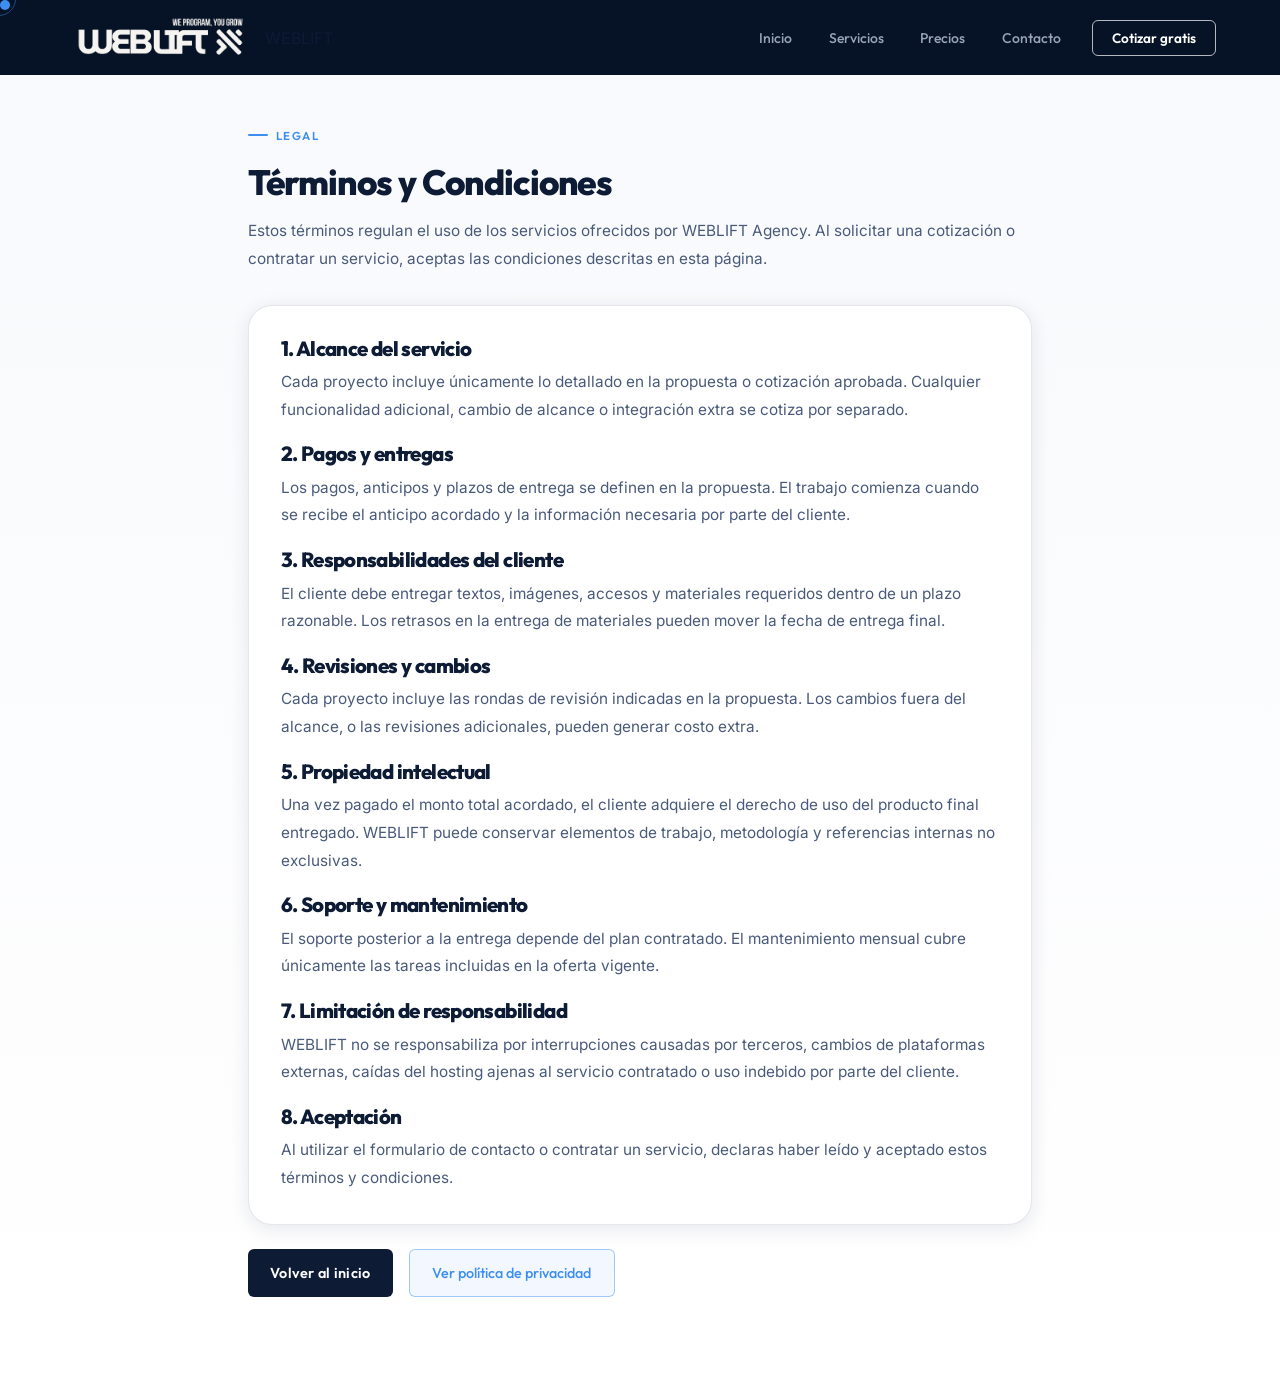
<file: pages/terms.html>
<!DOCTYPE html>
<html lang="es">
<head>
  <meta charset="UTF-8"/>
  <meta name="viewport" content="width=device-width, initial-scale=1.0"/>
  <meta name="description" content="Términos y Condiciones de WEBLIFT Agency."/>
  <title>Términos y Condiciones — WEBLIFT Agency</title>
  <link rel="shortcut icon" href="../assets/images/favicon.ico" type="image/x-icon"/>
  <link rel="icon" type="image/png" sizes="32x32" href="../assets/images/favicon.png"/>
  <link rel="icon" type="image/png" sizes="48x48" href="../assets/images/favicon-48.png"/>
  <link rel="icon" type="image/png" sizes="64x64" href="../assets/images/favicon-64.png"/>
  <link rel="preconnect" href="https://fonts.googleapis.com"/>
  <link rel="preconnect" href="https://fonts.gstatic.com" crossorigin/>
  <link href="https://fonts.googleapis.com/css2?family=Outfit:wght@500;600;700;800&family=Inter:wght@400;500&display=swap" rel="stylesheet"/>
  <link rel="stylesheet" href="../assets/css/global.css"/>
  <link rel="stylesheet" href="../assets/css/navbar.css"/>
  <link rel="stylesheet" href="../assets/css/terms.css"/>
</head>
<body>

<div class="cursor" id="cursor"></div>
<div class="cursor-ring" id="cursorRing"></div>

<nav id="navbar" class="scrolled">
  <a href="../index.html" class="nav-logo">
    <img src="../assets/images/logo.png" alt="WEBLIFT" class="nav-logo-img"/>
    WEB<span>LIFT</span>
  </a>
  <ul class="nav-links" id="navLinks">
    <li><a href="home.html">Inicio</a></li>
    <li><a href="services.html">Servicios</a></li>
    <li><a href="pricing.html">Precios</a></li>
    <li><a href="contact.html">Contacto</a></li>
  </ul>
  <div class="nav-auth">
    <a href="contact.html" class="nav-btn-cta" id="navRegister">Cotizar gratis</a>
  </div>
  <button class="nav-hamburger" id="hamburger" aria-label="Abrir menú" aria-expanded="false">
    <span></span><span></span><span></span>
  </button>
</nav>

<section class="legal-page legal-page--terms">
  <div class="container">
    <div class="section-tag">Legal</div>
    <h1 class="legal-page__heading">Términos y Condiciones</h1>
    <p class="legal-page__intro">
      Estos términos regulan el uso de los servicios ofrecidos por WEBLIFT Agency. Al solicitar una cotización o contratar un servicio, aceptas las condiciones descritas en esta página.
    </p>

    <div class="legal-card">
      <div class="legal-card__item">
        <h2>1. Alcance del servicio</h2>
        <p>Cada proyecto incluye únicamente lo detallado en la propuesta o cotización aprobada. Cualquier funcionalidad adicional, cambio de alcance o integración extra se cotiza por separado.</p>
      </div>
      <div class="legal-card__item">
        <h2>2. Pagos y entregas</h2>
        <p>Los pagos, anticipos y plazos de entrega se definen en la propuesta. El trabajo comienza cuando se recibe el anticipo acordado y la información necesaria por parte del cliente.</p>
      </div>
      <div class="legal-card__item">
        <h2>3. Responsabilidades del cliente</h2>
        <p>El cliente debe entregar textos, imágenes, accesos y materiales requeridos dentro de un plazo razonable. Los retrasos en la entrega de materiales pueden mover la fecha de entrega final.</p>
      </div>
      <div class="legal-card__item">
        <h2>4. Revisiones y cambios</h2>
        <p>Cada proyecto incluye las rondas de revisión indicadas en la propuesta. Los cambios fuera del alcance, o las revisiones adicionales, pueden generar costo extra.</p>
      </div>
      <div class="legal-card__item">
        <h2>5. Propiedad intelectual</h2>
        <p>Una vez pagado el monto total acordado, el cliente adquiere el derecho de uso del producto final entregado. WEBLIFT puede conservar elementos de trabajo, metodología y referencias internas no exclusivas.</p>
      </div>
      <div class="legal-card__item">
        <h2>6. Soporte y mantenimiento</h2>
        <p>El soporte posterior a la entrega depende del plan contratado. El mantenimiento mensual cubre únicamente las tareas incluidas en la oferta vigente.</p>
      </div>
      <div class="legal-card__item">
        <h2>7. Limitación de responsabilidad</h2>
        <p>WEBLIFT no se responsabiliza por interrupciones causadas por terceros, cambios de plataformas externas, caídas del hosting ajenas al servicio contratado o uso indebido por parte del cliente.</p>
      </div>
      <div class="legal-card__item">
        <h2>8. Aceptación</h2>
        <p>Al utilizar el formulario de contacto o contratar un servicio, declaras haber leído y aceptado estos términos y condiciones.</p>
      </div>
    </div>

    <div class="legal-actions">
      <a href="home.html" class="btn-primary">Volver al inicio</a>
      <a href="privacy.html" class="btn-ghost-dark">Ver política de privacidad</a>
    </div>
  </div>
</section>

<script src="../js/ui/navbar.js"></script>
<script src="../js/ui/animations.js"></script>
<script src="../js/ui/main.js"></script>

</body>
</html>
</file>
<file: assets/css/global.css>
/* ═══════════════════════════════════════════════
   WEBLIFT Agency — global.css (v3 — CORREGIDO)
   Paleta unificada extraída del logo:
   Azul marino profundo + acento azul brillante
═══════════════════════════════════════════════ */

:root {
  /* ── Paleta principal (del logo) ── */
  --ink:          #0d1b35;
  --ink-deep:     #070f20;
  --ink-mid:      #12264a;
  --ink-light:    #1c3561;

  /* ── Navy aliases (para compatibilidad con archivos existentes) ── */
  --navy:         #0d1b35;
  --navy-deep:    #070f20;
  --navy-light:   #1c3561;

  /* ── Acento azul brillante ── */
  --blue:         #3d8ef0;
  --blue-hover:   #60a8f8;
  --cyan:         #3d8ef0;
  --cyan-glow:    #60a8f8;
  --cyan-soft:    rgba(61,142,240,0.12);

  /* ── Neutros ── */
  --white:        #ffffff;
  --off-white:    #f4f6f9;
  --surface:      #f8f9fc;
  --section-bg:   #f4f7fc;
  --border:       rgba(14,28,58,0.10);
  --border-card:  rgba(14,28,58,0.10);
  --border-dark:  rgba(255,255,255,0.08);

  /* ── Texto ── */
  --text-primary:   #0d1b35;
  --text-body:      #4a5a7a;
  --text-secondary: #4a5a7a;
  --text-muted:     #8090b0;
  --text-light:     #c8d4e8;
  --text-on-dark:   #e0e8f4;

  /* ── Tipografía ── */
  --font-display: 'Outfit', sans-serif;
  --font-body:    'Inter', sans-serif;

  /* ── Espaciado & radios ── */
  --radius-sm:   6px;
  --radius-md:   12px;
  --radius-lg:   18px;
  --radius-xl:   24px;
  --radius-pill: 100px;

  /* ── Sombras ── */
  --shadow-sm:    0 2px 12px rgba(14,28,58,0.08);
  --shadow-card:  0 4px 20px rgba(14,28,58,0.10);
  --shadow-md:    0 8px 32px rgba(14,28,58,0.12);
  --shadow-lg:    0 20px 60px rgba(14,28,58,0.16);
  --shadow-hover: 0 16px 48px rgba(14,28,58,0.18);
  --shadow-cyan:  0 8px 32px rgba(61,142,240,0.25);

  /* ── Transición global ── */
  --t:          0.3s cubic-bezier(0.4,0,0.2,1);
  --transition: 0.3s cubic-bezier(0.4,0,0.2,1);
}

/* ── Reset ── */
*, *::before, *::after { margin:0; padding:0; box-sizing:border-box; }
html { scroll-behavior:smooth; font-size:16px; }
body {
  font-family: var(--font-body);
  background: var(--white);
  color: var(--text-primary);
  overflow-x: hidden;
  -webkit-font-smoothing: antialiased;
}

html,
body {
  max-width: 100%;
}
img  { max-width:100%; height:auto; display:block; }
a    { text-decoration:none; color:inherit; }
ul   { list-style:none; }
button { border:none; background:none; cursor:pointer; font-family:var(--font-body); }

/* ── Tipografía base ── */
h1, h2, h3, h4 {
  font-family: var(--font-display);
  letter-spacing: -0.03em;
  line-height: 1.1;
  color: var(--text-primary);
}
h1 { font-size: clamp(2.4rem, 5.5vw, 4.2rem); font-weight: 800; }
h2 { font-size: clamp(1.8rem, 3.5vw, 2.8rem);  font-weight: 800; }
h3 { font-size: 1.2rem; font-weight: 700; }

/* ── Contenedor ── */
.container { max-width:1200px; margin:0 auto; padding:0 5%; }
section    { padding:110px 5%; }

/* ── Etiqueta de sección ── */
.section-label,
.section-tag {
  display: inline-flex;
  align-items: center;
  gap: 8px;
  font-family: var(--font-display);
  font-size: 0.72rem;
  font-weight: 600;
  letter-spacing: 0.14em;
  text-transform: uppercase;
  color: var(--cyan);
  margin-bottom: 1.25rem;
}
.section-label::before,
.section-tag::before {
  content: '';
  display: block;
  width: 20px; height: 2px;
  background: var(--cyan);
  border-radius: 2px;
}
.center-label,
.center-tag { justify-content: center; }

.section-desc {
  font-size: 1.05rem;
  line-height: 1.8;
  color: var(--text-secondary);
  max-width: 560px;
  margin: 1rem auto 0;
}

/* ── Botones globales ── */
.btn-primary {
  display: inline-flex;
  align-items: center;
  gap: 8px;
  background: var(--ink);
  color: white;
  padding: 0.85rem 2rem;
  border-radius: var(--radius-sm);
  font-family: var(--font-display);
  font-weight: 600;
  font-size: 0.9rem;
  letter-spacing: 0.02em;
  transition: background var(--t), transform var(--t), box-shadow var(--t);
}
.btn-primary:hover {
  background: var(--ink-light);
  transform: translateY(-2px);
  box-shadow: var(--shadow-md);
  color: white;
}

.btn-cyan,
.btn-secondary {
  display: inline-flex;
  align-items: center;
  gap: 8px;
  background: var(--cyan);
  color: white;
  padding: 0.85rem 2rem;
  border-radius: var(--radius-sm);
  font-family: var(--font-display);
  font-weight: 600;
  font-size: 0.9rem;
  transition: background var(--t), transform var(--t), box-shadow var(--t);
}
.btn-cyan:hover,
.btn-secondary:hover {
  background: var(--cyan-glow);
  transform: translateY(-2px);
  box-shadow: var(--shadow-cyan);
  color: white;
}

.btn-ghost {
  display: inline-flex;
  align-items: center;
  gap: 8px;
  color: var(--ink);
  padding: 0.8rem 1.75rem;
  border-radius: var(--radius-sm);
  border: 1.5px solid var(--border);
  font-family: var(--font-display);
  font-weight: 500;
  font-size: 0.9rem;
  transition: all var(--t);
}
.btn-ghost:hover {
  border-color: var(--ink);
  background: var(--ink);
  color: white;
}

.btn-outline {
  display: inline-flex;
  align-items: center;
  gap: 8px;
  color: var(--ink);
  padding: 0.8rem 1.75rem;
  border-radius: var(--radius-sm);
  border: 1.5px solid var(--border);
  font-family: var(--font-display);
  font-weight: 500;
  font-size: 0.9rem;
  background: white;
  transition: all var(--t);
}
.btn-outline:hover {
  border-color: var(--ink);
  background: var(--ink);
  color: white;
}

.btn-ghost-dark {
  display: inline-flex;
  align-items: center;
  gap: 8px;
  color: var(--text-light);
  padding: 0.8rem 1.75rem;
  border-radius: var(--radius-sm);
  border: 1.5px solid rgba(255,255,255,0.15);
  font-family: var(--font-display);
  font-weight: 500;
  font-size: 0.9rem;
  transition: all var(--t);
}
.btn-ghost-dark:hover {
  border-color: rgba(255,255,255,0.4);
  color: white;
  background: rgba(255,255,255,0.06);
}

/* ── Dots ventana mock ── */
.dot { width:10px; height:10px; border-radius:50%; flex-shrink:0; }
.dot.red    { background:#ff5f57; }
.dot.yellow { background:#febc2e; }
.dot.green  { background:#28c840; }

/* ── Cursor personalizado ── */
.cursor {
  width:10px; height:10px;
  background: var(--cyan);
  border-radius:50%;
  position:fixed; top:0; left:0;
  pointer-events:none; z-index:9999;
  transition: transform 0.08s;
}
.cursor-ring {
  width:34px; height:34px;
  border: 1.5px solid var(--cyan);
  border-radius:50%;
  position:fixed; top:0; left:0;
  pointer-events:none; z-index:9998;
  transition: transform 0.3s ease, width 0.2s, height 0.2s, opacity 0.2s;
  opacity:0.45;
}

/* ── Scroll Reveal ── */
.reveal {
  opacity:0;
  transform:translateY(28px);
  transition:opacity 0.75s ease, transform 0.75s ease;
}
.reveal.visible          { opacity:1; transform:none; }
.reveal-delay-1          { transition-delay:0.1s; }
.reveal-delay-2          { transition-delay:0.2s; }
.reveal-delay-3          { transition-delay:0.3s; }
.reveal-delay-4          { transition-delay:0.4s; }

/* ── Animaciones base ── */
@keyframes fadeUp   { from{opacity:0;transform:translateY(28px)} to{opacity:1;transform:none} }
@keyframes fadeIn   { from{opacity:0} to{opacity:1} }
@keyframes floatBob { 0%,100%{transform:translateY(0)} 50%{transform:translateY(-9px)} }
@keyframes pulse    { 0%,100%{opacity:1;transform:scale(1)} 50%{opacity:0.4;transform:scale(0.75)} }
@keyframes spinSlow { from{transform:rotate(0deg)} to{transform:rotate(360deg)} }

@media (prefers-reduced-motion:reduce) {
  .reveal { animation:none; opacity:1; transform:none; transition:none; }
}

/* ── Boton de Whatsapp ── */
.whatsapp {
  position: fixed;
  width: 70px;
  height: 70px;
  bottom: 90px;
  right: 75px;
  background-color: #25d366;
  color: #FFF;
  border-radius: 50px;
  text-align: center;
  font-size: 42px;
  z-index: 100;
  transition: all 0.3s ease;
  animation: pulse 1s infinite alternate; /* animación siempre activa */
  box-shadow: 0 0 15px rgba(37, 211, 102, 0.6); /* sombra fija */
}

.whatsapp-icon {
  margin-top: 13px;
}

@keyframes pulse {
  from { transform: scale(1); }
  to { transform: scale(1.08); } /* pulso suave */
}

@media (max-width: 900px) {
  html,
  body {
    width: 100%;
    max-width: 100%;
    overflow-x: hidden;
    overflow-x: clip;
  }

  body {
    position: relative;
  }

  section {
    padding-left: 16px;
    padding-right: 16px;
  }

  .container {
    max-width: none;
    padding-left: 0;
    padding-right: 0;
  }

  .cursor,
  .cursor-ring {
    display: none !important;
  }

  .whatsapp {
    width: 58px;
    height: 58px;
    right: 14px;
    bottom: 18px;
    font-size: 34px;
  }

  .whatsapp-icon {
    margin-top: 11px;
  }
}

@media (max-width: 480px) {
  .whatsapp {
    width: 52px;
    height: 52px;
    right: 12px;
    bottom: 14px;
    font-size: 30px;
  }

  .whatsapp-icon {
    margin-top: 10px;
  }
}
</file>
<file: assets/css/intro.css>
/* ═══════════════════════════════════════════════
   WEBLIFT Agency — intro.css (v3 — CORREGIDO)
   Animación de entrada elegante — solo imagen logo
═══════════════════════════════════════════════ */

#intro-screen {
  position: fixed;
  inset: 0;
  z-index: 9999;
  background: var(--ink-deep);
  display: flex;
  align-items: center;
  justify-content: center;
  overflow: hidden;
}

/* Luz ambiental de fondo */
#intro-screen::before {
  content: '';
  position: absolute;
  width: 700px; height: 700px;
  border-radius: 50%;
  background: radial-gradient(circle, rgba(61,142,240,0.07) 0%, transparent 70%);
  top: 50%; left: 50%;
  transform: translate(-50%,-50%);
  pointer-events: none;
  animation: introGlow 3s ease-in-out infinite alternate;
}

/* Grid sutil */
#intro-screen::after {
  content: '';
  position: absolute; inset: 0;
  background-image:
    linear-gradient(rgba(61,142,240,0.025) 1px, transparent 1px),
    linear-gradient(90deg, rgba(61,142,240,0.025) 1px, transparent 1px);
  background-size: 52px 52px;
  pointer-events: none;
}

.intro-logo-wrap {
  position: relative;
  z-index: 2;
  display: flex;
  flex-direction: column;
  align-items: center;
  justify-content: center;
  gap: 0;
}

.intro-logo-img {
  width: clamp(200px, 30vw, 340px);
  height: auto;
  object-fit: contain;
  background: transparent;
  opacity: 0;
  transform: scale(0.85) translateY(14px);
  animation: logoReveal 1.1s cubic-bezier(0.16,1,0.3,1) 0.3s forwards;
  filter:none;
}

.intro-line {
  width: 0;
  height: 1.5px;
  background: linear-gradient(90deg, transparent, rgba(61,142,240,0.6), transparent);
  margin-top: 1.75rem;
  animation: lineGrow 0.9s cubic-bezier(0.4,0,0.2,1) 1s forwards;
  border-radius: 2px;
}

.intro-slogan {
  font-family: var(--font-display);
  font-size: 0.65rem;
  font-weight: 500;
  letter-spacing: 0.35em;
  text-transform: uppercase;
  color: rgba(200,212,232,0.4);
  margin-top: 1.1rem;
  opacity: 0;
  animation: fadeIn 0.7s ease 1.3s forwards;
}

/* Barra de progreso */
.intro-progress {
  position: absolute;
  bottom: 44px;
  left: 50%;
  transform: translateX(-50%);
  width: 100px;
  height: 1px;
  background: rgba(255,255,255,0.07);
  border-radius: 1px;
  overflow: hidden;
  z-index: 2;
}
.intro-progress-bar {
  height: 100%;
  width: 0;
  background: linear-gradient(90deg, var(--cyan), var(--cyan-glow));
  border-radius: 1px;
  /* 
    Duración: 2.5s — sincronizado con el redirect de 3200ms
    da 700ms de margen antes de que salte a home.html
  */
  animation: progressLoad 2.5s cubic-bezier(0.4,0,0.2,1) 0.3s forwards;
}

/* Salida: desvanecer */
#intro-screen.exit {
  animation: introExit 0.65s cubic-bezier(0.4,0,1,1) forwards;
  pointer-events: none;
}

/* ── Keyframes ── */
@keyframes logoReveal {
  from { opacity:0; transform:scale(0.85) translateY(14px); }
  to   { opacity:1; transform:scale(1) translateY(0); }
}

@keyframes lineGrow {
  from { width:0; }
  to   { width:180px; }
}

@keyframes progressLoad {
  from { width:0%; }
  to   { width:100%; }
}

@keyframes introExit {
  0%   { opacity:1; transform:scale(1); }
  100% { opacity:0; transform:scale(1.04); }
}

@keyframes introGlow {
  from { opacity:0.6; transform:translate(-50%,-50%) scale(1); }
  to   { opacity:1;   transform:translate(-50%,-50%) scale(1.08); }
}

@keyframes fadeIn {
  from { opacity:0; }
  to   { opacity:1; }
}
</file>
<file: assets/css/navbar.css>
/* ═══════════════════════════════════════════════
   WEBLIFT Agency — navbar.css   
═══════════════════════════════════════════════ */

#navbar {
  position: fixed;
  top: 0;
  left: 0;
  right: 0;
  z-index: 100;
  min-height: 75px;  
  display: flex;
  align-items: center;
  justify-content: flex-start;
  padding: 0 5%;
  background: #061226;
  box-sizing: border-box;
}

/* ── Logo ── */
.nav-logo {
  display: flex;
  align-items: center;
  flex-shrink: 0;
  margin-right: 2.5rem;
  overflow: visible;
  text-decoration: none;
}

.nav-logo-img {   
  height: 42px;
  width: auto;
  max-width: none;
  object-fit: contain;
  object-position: left center;
  display: block;
  transition: opacity 0.3s;
  filter: none !important;
}

.nav-logo-img:hover { opacity: 0.85; }

/* ── Links ── */
.nav-links {
  display: flex;
  justify-content: flex-end;
  align-items: center;
  gap: 0.5rem;
  flex: 1 1 0%;
  flex-wrap: nowrap;
  list-style: none;
  margin: 0;
  padding: 0;
  position: static;
  background: none;
  height: auto;
  box-shadow: none;
  border: none;
  z-index: auto;
  overflow: visible;
}

.nav-links li { display: flex; }

.nav-links a {
  position: relative;
  color: rgba(200,212,232,0.75);
  font-family: var(--font-display);
  font-size: 0.875rem;
  font-weight: 500;
  padding: 0.45rem 0.9rem;
  border-radius: var(--radius-sm);
  transition: color 0.25s, background 0.25s, box-shadow 0.25s;
  white-space: nowrap;
  text-decoration: none;
}

.nav-links a:hover {
  color: var(--navy);
  background: white;
  box-shadow: 0 0 0 1px rgba(255,255,255,0.06), 0 4px 16px rgba(0,0,0,0.18);
}

.nav-links a.active {
  color: white;
  background: rgba(61,142,240,0.14);
  box-shadow: 0 0 0 1px rgba(61,142,240,0.22);
}

/* ── Auth buttons — columna derecha del grid ── */
.nav-auth {
  display: flex;
  align-items: center;
  gap: 0.6rem;
  flex-shrink: 0;
}

.nav-btn-login {
  color: rgba(200,212,232,0.8);
  font-family: var(--font-display);
  font-size: 0.85rem;
  font-weight: 500;
  padding: 0.45rem 1rem;
  border: 1px solid rgba(255,255,255,0.14);
  border-radius: var(--radius-sm);
  transition: all 0.25s;
  text-decoration: none;
  white-space: nowrap;
}
.nav-btn-login:hover {
  color: white;
  border-color: rgba(255,255,255,0.32);
  background: rgba(255,255,255,0.06);
}

.nav-btn-cta {
  background: var(--cyan);
  color: white;
  font-family: var(--font-display);
  font-size: 0.85rem;
  font-weight: 600;
  padding: 0.5rem 1.2rem;
  border-radius: var(--radius-sm);
  transition: background 0.25s, transform 0.25s, box-shadow 0.25s;
  text-decoration: none;
  white-space: nowrap;
}
.nav-btn-cta:hover {
  background: var(--cyan-glow);
  transform: translateY(-1px);
  box-shadow: var(--shadow-cyan);
  color: white;
}

/* ── Usuario logueado ── */
.nav-user {
  display: flex;
  align-items: center;
  gap: 8px;
  cursor: pointer;
  padding: 0.3rem 0.8rem 0.3rem 0.35rem;
  border: 1px solid rgba(255,255,255,0.10);
  border-radius: var(--radius-pill);
  transition: border-color 0.25s, background 0.25s;
}
.nav-user:hover {
  border-color: rgba(255,255,255,0.25);
  background: rgba(255,255,255,0.05);
}

.nav-user-avatar {
  width: 28px; height: 28px;
  border-radius: 50%;
  background: var(--cyan);
  display: flex; align-items: center; justify-content: center;
  font-family: var(--font-display);
  font-size: 0.75rem; font-weight: 700;
  color: white;
  overflow: hidden;
  flex-shrink: 0;
}

.nav-user-name {
  font-family: var(--font-display);
  font-size: 0.82rem;
  font-weight: 500;
  color: var(--text-light);
  max-width: 100px;
  overflow: hidden;
  text-overflow: ellipsis;
  white-space: nowrap;
}

/* ── Dropdown ── */
.nav-user-dropdown {
  position: absolute;
  top: calc(100% + 10px);
  right: 0;
  min-width: 210px;
  background: rgba(7,15,32,0.98);
  border: 1px solid rgba(255,255,255,0.08);
  border-radius: var(--radius-md);
  padding: 0.5rem;
  display: none;
  backdrop-filter: blur(24px);
  box-shadow: 0 20px 60px rgba(0,0,0,0.5);
  z-index: 200;
}
.nav-user-dropdown.open { display: block; }

.dropdown-user-info {
  padding: 0.75rem 1rem 0.6rem;
  border-bottom: 1px solid rgba(255,255,255,0.07);
  margin-bottom: 0.4rem;
}
.dropdown-user-info .d-name {
  display: block;
  font-family: var(--font-display);
  font-size: 0.88rem; font-weight: 600;
  color: white;
}
.dropdown-user-info .d-email {
  display: block;
  font-size: 0.72rem;
  color: var(--text-muted);
  margin-top: 2px;
}

.nav-user-dropdown a,
.nav-user-dropdown button {
  display: flex;
  align-items: center;
  gap: 10px;
  width: 100%;
  padding: 0.55rem 1rem;
  border-radius: var(--radius-sm);
  font-family: var(--font-body);
  font-size: 0.875rem;
  color: var(--text-light);
  transition: background 0.2s, color 0.2s;
  text-align: left;
  background: none;
  cursor: pointer;
  text-decoration: none;
}
.nav-user-dropdown a:hover,
.nav-user-dropdown button:hover {
  background: rgba(255,255,255,0.07);
  color: white;
}

.dropdown-divider {
  height: 1px;
  background: rgba(255,255,255,0.07);
  margin: 0.35rem 0;
}

.logout-btn { color: #f07070 !important; }
.logout-btn:hover { background: rgba(240,112,112,0.1) !important; }

/* ── Auth-nav (páginas login/register — solo logo) ── */
#navbar.auth-nav {
  background: rgba(7,15,32,0.98) !important;
  backdrop-filter: blur(24px);
  justify-content: center;
}
#navbar.auth-nav .nav-links     { display: none !important; }
#navbar.auth-nav .nav-auth      { display: none !important; }
#navbar.auth-nav .nav-hamburger { display: none !important; }

/* ── Hamburger móvil ── */
.nav-hamburger {
  display: none;
  position: absolute;
  right: 5%;
  flex-direction: column;
  gap: 5px;
  padding: 6px 4px;
  background: none;
  border: none;
  cursor: pointer;
}
.nav-hamburger span {
  display: block;
  width: 22px; height: 2px;
  background: rgba(200,212,232,0.8);
  border-radius: 2px;
  transition: transform 0.3s, opacity 0.3s;
}

/* ── RESPONSIVE MÓVIL ── */
@media (max-width: 900px) {
  #navbar {
    min-height: 80px;
    display: flex;
    justify-content: space-between;
    padding: 0 5%;
  }

  .nav-logo { margin-right: 0; }

  .nav-logo-img { 
    height: 38px; 
  }

  #navbar > .nav-auth { display: none; }

  .nav-links {
    display: none;
    flex-direction: column;
    position: fixed;
    top: 80px;
    left: 0;
    width: 100%;
    height: calc(100vh - 80px);
    background: rgba(6, 18, 38, 0.98); 
    backdrop-filter: blur(20px);
    -webkit-backdrop-filter: blur(20px);
    padding: 0.5rem 10% 2rem;
    gap: 1.2rem;
    z-index: 99;
    overflow-y: auto;
    border-top: 1px solid rgba(255, 255, 255, 0.05);
    align-items: flex-start;
    justify-content: flex-start;
  }

  .nav-links.open {
    display: flex !important;
    animation: fadeInMenu 0.4s ease-out;
  }

  .nav-links li {
    width: 100%;
    justify-content: flex-start;
    align-items: center;
    border-bottom: 1px solid rgba(255, 255, 255, 0.03);
    padding: 0.8rem 0;
  }

  .nav-links li:last-child {
    border-bottom: none;
  }

  .nav-links a {
    font-size: 1.1rem;
    width: 100%;
    text-align: center;
    color: rgba(200, 212, 232, 0.85);
    padding: 0.8rem;
  }
  
  .nav-links a:hover,
  .nav-links a.active {
    background: rgba(255,255,255,0.04);
    color: white;
    box-shadow: none;
  }

  .nav-hamburger {
    display: flex !important;
    position: relative;
    right: 0;
    z-index: 101;
  }

  .nav-hamburger span {
    background: rgba(240, 247, 255, 0.95);
  }
}

/* Ajustes extra para móviles muy pequeños */
@media (max-width: 480px) {
  #navbar { min-height: 70px; }
  .nav-links { top: 70px; height: calc(100vh - 70px); padding: 0.5rem 10% 2rem; gap: 1.2rem; align-items: flex-start; justify-content: flex-start; }
  .nav-logo-img { height: 32px; max-width: none; }
}

/* Animación de entrada suave para el menú móvil */
@keyframes fadeInMenu {
  from { opacity: 0; transform: translateY(-10px); }
  to { opacity: 1; transform: translateY(0); }
}
</file>
<file: assets/css/portfolio.css>
/* ═══════════════════════════════════════════════
   WEBLIFT Agency — portfolio.css
═══════════════════════════════════════════════ */

/* ── Filtros ── */
#portfolio-main { background: var(--white); padding: 100px 5%; }

.portfolio-filters {
  display: flex;
  gap: 0.75rem;
  flex-wrap: wrap;
  margin: 3rem 0;
}

.filter-btn {
  padding: 0.5rem 1.25rem;
  border-radius: 100px;
  font-size: 0.82rem;
  font-weight: 500;
  border: 1px solid var(--border-card);
  color: var(--text-body);
  background: white;
  cursor: pointer;
  transition: all var(--transition);
  font-family: var(--font-body);
}

.filter-btn:hover,
.filter-btn.active {
  background: var(--navy);
  color: white;
  border-color: var(--navy);
}

/* ── Grid del portafolio ── */
.portfolio-full-grid {
  display: grid;
  grid-template-columns: repeat(3, 1fr);
  gap: 1.75rem;
}

/* Tarjeta grande (ocupa 2 columnas) */
.portfolio-full-card {
  border-radius: var(--radius-lg);
  overflow: hidden;
  background: white;
  border: 1px solid var(--border-card);
  transition: transform var(--transition), box-shadow var(--transition);
  cursor: pointer;
  display: flex;
  flex-direction: column;
}

.portfolio-full-card:hover {
  transform: translateY(-8px);
  box-shadow: var(--shadow-hover);
}

.portfolio-full-card.card-large {
  grid-column: span 2;
}

/* Thumbnail */
.portfolio-full-thumb {
  position: relative;
  overflow: hidden;
  background: var(--navy);
}

.portfolio-full-card:not(.card-large) .portfolio-full-thumb {
  aspect-ratio: 4/3;
}

.portfolio-full-card.card-large .portfolio-full-thumb {
  aspect-ratio: 16/9;
}

/* Mockup de browser dentro del thumb */
.portfolio-full-browser {
  width: 75%;
  margin: 1.5rem auto;
  background: rgba(255,255,255,0.07);
  border: 1px solid rgba(255,255,255,0.12);
  border-radius: 10px;
  overflow: hidden;
  transition: transform var(--transition);
}

.portfolio-full-card:hover .portfolio-full-browser {
  transform: scale(1.04) translateY(-4px);
}

.pf-browser-bar {
  height: 24px;
  background: rgba(255,255,255,0.06);
  display: flex;
  align-items: center;
  padding: 0 10px;
  gap: 5px;
}

.pf-browser-bar .dot { width: 7px; height: 7px; }

.pf-browser-body {
  padding: 10px;
  display: flex;
  flex-direction: column;
  gap: 5px;
}

.pf-line {
  height: 5px;
  border-radius: 3px;
  background: rgba(255,255,255,0.15);
}

.pf-line.accent { background: rgba(45,127,249,0.5); }
.pf-line.w100   { width: 100%; }
.pf-line.w70    { width: 70%; }
.pf-line.w50    { width: 50%; }
.pf-line.w40    { width: 40%; }

.pf-hero {
  height: 40px;
  border-radius: 5px;
  background: rgba(45,127,249,0.15);
  margin-bottom: 6px;
}

.pf-cols {
  display: flex;
  gap: 5px;
}

.pf-col-block {
  flex: 1;
  height: 25px;
  border-radius: 4px;
  background: rgba(255,255,255,0.08);
}

/* Colores de fondo de los thumbs */
.pft-1 { background: linear-gradient(135deg, #001b3d 0%, #0a3a6e 100%); }
.pft-2 { background: linear-gradient(135deg, #0f2744 0%, #1a5276 100%); }
.pft-3 { background: linear-gradient(135deg, #001433 0%, #0c3060 100%); }
.pft-4 { background: linear-gradient(135deg, #0d1f3c 0%, #164080 100%); }
.pft-5 { background: linear-gradient(135deg, #1a2a4a 0%, #2e6fbd 100%); }
.pft-6 { background: linear-gradient(135deg, #081b35 0%, #154890 100%); }

/* Overlay hover */
.portfolio-full-overlay {
  position: absolute;
  inset: 0;
  background: rgba(0,14,34,0.8);
  display: flex;
  flex-direction: column;
  align-items: center;
  justify-content: center;
  gap: 1rem;
  opacity: 0;
  transition: opacity var(--transition);
}

.portfolio-full-card:hover .portfolio-full-overlay { opacity: 1; }

.portfolio-full-overlay .overlay-title {
  font-family: var(--font-display);
  font-size: 1.1rem;
  font-weight: 700;
  color: white;
}

.portfolio-full-overlay .overlay-btn {
  background: var(--blue);
  color: white;
  padding: 0.6rem 1.5rem;
  border-radius: 100px;
  font-size: 0.82rem;
  font-weight: 500;
  transition: background var(--transition);
}

.portfolio-full-overlay .overlay-btn:hover { background: var(--blue-hover); }

/* Info de la tarjeta */
.portfolio-full-info {
  padding: 1.5rem;
  flex-grow: 1;
  display: flex;
  flex-direction: column;
  gap: 0.5rem;
}

.portfolio-full-info h3 {
  font-size: 1rem;
  color: var(--navy);
}

.portfolio-full-info .pf-client {
  font-size: 0.82rem;
  color: var(--text-body);
}

.portfolio-full-info .pf-tags {
  display: flex;
  gap: 0.5rem;
  flex-wrap: wrap;
  margin-top: 0.25rem;
}

.pf-tag {
  display: inline-block;
  background: rgba(45,127,249,0.08);
  color: var(--blue);
  font-size: 0.68rem;
  font-weight: 500;
  letter-spacing: 0.04em;
  padding: 3px 10px;
  border-radius: 100px;
}

.pf-tag.tag-result {
  background: rgba(26,122,74,0.08);
  color: #1a7a4a;
}

/* ── Sección estadísticas ── */
#portfolio-stats {
  background: var(--navy);
  padding: 70px 5%;
}

.stats-grid {
  display: grid;
  grid-template-columns: repeat(4, 1fr);
  gap: 2rem;
  max-width: 1000px;
  margin: 0 auto;
}

.stat-item {
  text-align: center;
}

.stat-number {
  font-family: var(--font-display);
  font-size: 3rem;
  font-weight: 800;
  color: white;
  line-height: 1;
  margin-bottom: 0.5rem;
}

.stat-number span { color: var(--blue); }

.stat-label {
  font-size: 0.875rem;
  color: var(--text-muted);
}

/* ── Sección testimonios del portafolio ── */
#portfolio-testimonials {
  background: var(--section-bg);
  padding: 100px 5%;
}

/* ── CTA ── */
#portfolio-cta {
  background: var(--navy-deep);
  padding: 100px 5%;
  position: relative;
  overflow: hidden;
}

#portfolio-cta::before {
  content: '';
  position: absolute; inset: 0;
  background: radial-gradient(ellipse 60% 80% at 50% 50%, rgba(45,127,249,0.15), transparent);
  pointer-events: none;
}

.portfolio-cta-inner {
  position: relative; z-index: 1;
  text-align: center;
  max-width: 700px;
  margin: 0 auto;
}

.portfolio-cta-inner h2 { color: white; margin-bottom: 1rem; }
.portfolio-cta-inner p  { color: var(--text-muted); font-size: 1.05rem; margin-bottom: 3rem; }
.portfolio-cta-btns { display: flex; gap: 1rem; justify-content: center; flex-wrap: wrap; }

/* ── Responsive ── */
@media (max-width: 1024px) {
  .portfolio-full-grid { grid-template-columns: 1fr 1fr; }
  .portfolio-full-card.card-large { grid-column: span 2; }
  .stats-grid { grid-template-columns: repeat(2, 1fr); }
}

@media (max-width: 768px) {
  .portfolio-full-grid { grid-template-columns: 1fr; }
  .portfolio-full-card.card-large { grid-column: span 1; }
  .portfolio-full-card.card-large .portfolio-full-thumb { aspect-ratio: 4/3; }
  .stats-grid { grid-template-columns: repeat(2, 1fr); gap: 1.5rem; }
  .stat-number { font-size: 2.2rem; }
}
</file>
<file: assets/css/pricing.css>
/* ═══════════════════════════════════════════════
   WEBLIFT Agency — pricing.css
═══════════════════════════════════════════════ */

/* ── Toggle mensual/anual ── */
#pricing-main { background: var(--white); padding: 100px 5%; }

.pricing-toggle-wrap {
  display: flex;
  align-items: center;
  justify-content: center;
  gap: 1rem;
  margin: 3rem 0 4rem;
}

.toggle-label {
  font-size: 0.9rem;
  font-weight: 500;
  color: var(--text-body);
  transition: color var(--transition);
}

.toggle-label.active { color: var(--navy); }

.toggle-switch {
  width: 52px;
  height: 28px;
  background: var(--border-card);
  border-radius: 100px;
  position: relative;
  cursor: pointer;
  transition: background var(--transition);
  border: none;
}

.toggle-switch.on { background: var(--blue); }

.toggle-switch::after {
  content: '';
  position: absolute;
  width: 22px; height: 22px;
  background: white;
  border-radius: 50%;
  top: 3px; left: 3px;
  transition: transform var(--transition);
  box-shadow: 0 2px 4px rgba(0,0,0,0.15);
}

.toggle-switch.on::after { transform: translateX(24px); }

.toggle-badge {
  background: rgba(26,122,74,0.1);
  color: #1a7a4a;
  font-size: 0.72rem;
  font-weight: 600;
  padding: 3px 10px;
  border-radius: 100px;
}

/* ── Grid de precios ── */
.pricing-full-grid {
  display: grid;
  grid-template-columns: repeat(3, 1fr);
  gap: 1.5rem;
  max-width: 1100px;
  margin: 0 auto;
  align-items: start;
}

.pricing-full-card {
  border: 1px solid var(--border-card);
  border-radius: var(--radius-xl);
  padding: 2.5rem 2rem;
  position: relative;
  transition: transform var(--transition), box-shadow var(--transition);
  background: white;
}

.pricing-full-card:hover {
  transform: translateY(-6px);
  box-shadow: var(--shadow-hover);
}

.pricing-full-card.popular {
  background: var(--navy);
  border-color: var(--navy-light);
  transform: scale(1.04);
}

.pricing-full-card.popular:hover {
  transform: scale(1.04) translateY(-6px);
}

.popular-label {
  position: absolute;
  top: -14px; left: 50%;
  transform: translateX(-50%);
  background: var(--blue);
  color: white;
  font-size: 0.72rem;
  font-weight: 600;
  letter-spacing: 0.05em;
  padding: 5px 20px;
  border-radius: 100px;
  text-transform: uppercase;
  white-space: nowrap;
}

.pricing-full-name {
  font-family: var(--font-display);
  font-size: 1.1rem;
  font-weight: 700;
  color: var(--navy);
  margin-bottom: 0.4rem;
}

.pricing-full-card.popular .pricing-full-name { color: white; }

.pricing-full-tagline {
  font-size: 0.82rem;
  color: var(--text-body);
  margin-bottom: 2rem;
}

.pricing-full-card.popular .pricing-full-tagline { color: var(--text-muted); }

/* Precio */
.pricing-amount-block {
  margin-bottom: 2rem;
  padding-bottom: 2rem;
  border-bottom: 1px solid var(--border-card);
}

.pricing-full-card.popular .pricing-amount-block {
  border-color: rgba(255,255,255,0.1);
}

.pricing-main-price {
  font-family: var(--font-display);
  font-size: 2.8rem;
  font-weight: 800;
  color: var(--navy);
  line-height: 1;
  margin-bottom: 4px;
}

.pricing-full-card.popular .pricing-main-price { color: white; }

.pricing-main-price small {
  font-size: 1rem;
  font-weight: 400;
  color: var(--text-body);
}

.pricing-sub {
  font-size: 0.78rem;
  color: var(--text-body);
}

.pricing-full-card.popular .pricing-sub { color: var(--text-muted); }

/* Features */
.pricing-full-features {
  display: flex;
  flex-direction: column;
  gap: 0.75rem;
  margin-bottom: 2rem;
}

.pricing-full-feature {
  display: flex;
  align-items: flex-start;
  gap: 10px;
  font-size: 0.875rem;
  color: var(--text-body);
}

.pricing-full-card.popular .pricing-full-feature { color: var(--text-light); }

.feature-check {
  width: 18px; height: 18px;
  border-radius: 50%;
  background: rgba(45,127,249,0.1);
  display: flex; align-items: center; justify-content: center;
  font-size: 0.65rem;
  color: var(--blue);
  flex-shrink: 0;
  margin-top: 2px;
}

.pricing-full-card.popular .feature-check {
  background: rgba(45,127,249,0.25);
  color: var(--blue-hover);
}

.pricing-full-feature.dimmed { opacity: 0.4; }
.pricing-full-feature.dimmed .feature-check { background: var(--border-card); color: var(--text-muted); }

/* Botones de plan */
.btn-pricing {
  display: block;
  text-align: center;
  padding: 0.9rem;
  border-radius: 10px;
  font-weight: 500;
  font-size: 0.9rem;
  font-family: var(--font-body);
  transition: all 0.2s;
  cursor: pointer;
  border: none;
  width: 100%;
}

.btn-pricing-outline {
  border: 1px solid #d0dff0;
  color: var(--navy);
  background: white;
}

.btn-pricing-outline:hover {
  background: var(--navy);
  color: white;
  border-color: var(--navy);
}

.btn-pricing-solid {
  background: var(--blue);
  color: white;
}

.btn-pricing-solid:hover {
  background: var(--blue-hover);
  box-shadow: 0 8px 24px rgba(45,127,249,0.35);
}

/* Nota debajo de precios */
.pricing-footer-note {
  text-align: center;
  margin-top: 2.5rem;
  font-size: 0.85rem;
  color: var(--text-body);
}

.pricing-footer-note a {
  color: var(--blue);
  font-weight: 500;
}

/* ── Add-ons / Servicios adicionales ── */
#pricing-addons {
  background: var(--section-bg);
  padding: 100px 5%;
}

.addons-header {
  max-width: 560px;
  margin-bottom: 3rem;
}

.addons-grid {
  display: grid;
  grid-template-columns: repeat(3, 1fr);
  gap: 1.25rem;
}

.addon-card {
  background: white;
  border: 1px solid var(--border-card);
  border-radius: var(--radius-lg);
  padding: 1.75rem;
  display: flex;
  flex-direction: column;
  gap: 0.75rem;
  transition: transform var(--transition), box-shadow var(--transition);
}

.addon-card:hover {
  transform: translateY(-4px);
  box-shadow: var(--shadow-card);
}

.addon-icon {
  font-size: 1.5rem;
  width: 44px; height: 44px;
  background: rgba(45,127,249,0.08);
  border-radius: 10px;
  display: flex; align-items: center; justify-content: center;
}

.addon-card h3 {
  font-size: 0.95rem;
  color: var(--navy);
}

.addon-card p {
  font-size: 0.82rem;
  color: var(--text-body);
  line-height: 1.7;
  flex-grow: 1;
}

.addon-price {
  font-family: var(--font-display);
  font-size: 1rem;
  font-weight: 700;
  color: var(--blue);
}

/* ── Garantía ── */
#pricing-guarantee {
  background: white;
  padding: 80px 5%;
}

.guarantee-inner {
  max-width: 800px;
  margin: 0 auto;
  display: grid;
  grid-template-columns: auto 1fr;
  gap: 3rem;
  align-items: center;
  background: var(--section-bg);
  border: 1px solid var(--border-card);
  border-radius: var(--radius-xl);
  padding: 3rem;
}

.guarantee-icon-wrap {
  width: 100px; height: 100px;
  border-radius: 50%;
  background: rgba(45,127,249,0.1);
  display: flex; align-items: center; justify-content: center;
  font-size: 2.5rem;
  flex-shrink: 0;
}

.guarantee-text h3 {
  font-size: 1.3rem;
  margin-bottom: 0.75rem;
}

.guarantee-text p {
  font-size: 0.9rem;
  color: var(--text-body);
  line-height: 1.8;
}

/* ── CTA ── */
#pricing-cta {
  background: var(--navy-deep);
  padding: 100px 5%;
  position: relative;
  overflow: hidden;
}

#pricing-cta::before {
  content: '';
  position: absolute; inset: 0;
  background: radial-gradient(ellipse 60% 80% at 50% 50%, rgba(45,127,249,0.15), transparent);
  pointer-events: none;
}

.pricing-cta-inner {
  position: relative; z-index: 1;
  text-align: center;
  max-width: 700px;
  margin: 0 auto;
}

.pricing-cta-inner h2 { color: white; margin-bottom: 1rem; }
.pricing-cta-inner p  { color: var(--text-muted); font-size: 1.05rem; margin-bottom: 3rem; }
.pricing-cta-btns { display: flex; gap: 1rem; justify-content: center; flex-wrap: wrap; }

/* ── Responsive ── */
@media (max-width: 1024px) {
  .pricing-full-grid { grid-template-columns: 1fr; max-width: 460px; }
  .pricing-full-card.popular { transform: none; }
  .pricing-full-card.popular:hover { transform: translateY(-6px); }
  .addons-grid { grid-template-columns: 1fr 1fr; }
  .guarantee-inner { grid-template-columns: 1fr; text-align: center; }
  .guarantee-icon-wrap { margin: 0 auto; }
}

@media (max-width: 768px) {
  .addons-grid { grid-template-columns: 1fr; }
  .guarantee-inner { padding: 2rem; }
}
</file>
<file: assets/css/privacy.css>
/* ═══════════════════════════════════════════════
   WEBLIFT Agency — privacy.css
═══════════════════════════════════════════════ */

.legal-page {
  padding: 120px 5% 90px;
  background: linear-gradient(180deg, #f8f9fc 0%, #ffffff 100%);
}

.legal-page .container {
  max-width: 900px;
}

.legal-page__heading {
  margin-bottom: 1rem;
}

.legal-page__intro {
  color: var(--text-body);
  font-size: 1rem;
  line-height: 1.8;
  margin-bottom: 2rem;
}

.legal-card {
  background: var(--white);
  border: 1px solid var(--border);
  border-radius: var(--radius-xl);
  box-shadow: var(--shadow-card);
  padding: 2rem;
  display: grid;
  gap: 1.25rem;
}

.legal-card__item h2 {
  font-size: 1.35rem;
  margin-bottom: 0.5rem;
}

.legal-card__item p {
  color: var(--text-body);
  line-height: 1.8;
}

.legal-actions {
  display: flex;
  gap: 1rem;
  flex-wrap: wrap;
  margin-top: 1.5rem;
}

.legal-actions .btn-primary,
.legal-actions .btn-ghost-dark {
  padding: 0.9rem 1.4rem;
}

.legal-actions .btn-ghost-dark {
  color: var(--blue);
  border-color: rgba(61, 142, 240, 0.45);
  background: rgba(61, 142, 240, 0.06);
}

.legal-actions .btn-ghost-dark:hover {
  color: var(--blue-hover);
  border-color: var(--blue);
  background: rgba(61, 142, 240, 0.14);
}

#navbar .nav-auth {
  margin-left: 1rem;
}

#navbar .nav-auth .nav-btn-cta {
  background: transparent;
  border: 1px solid rgba(255, 255, 255, 0.7);
  color: #ffffff;
  box-shadow: none;
}

#navbar .nav-auth .nav-btn-cta:hover {
  background: rgba(61, 142, 240, 0.2);
  border-color: rgba(255, 255, 255, 0.95);
  color: #ffffff;
  transform: translateY(-1px) scale(1.03);
  box-shadow: 0 6px 18px rgba(61, 142, 240, 0.18);
}

@media (min-width: 1025px) {
  .legal-page__heading {
    font-size: 2.2rem;
  }

  .legal-page__intro {
    font-size: 0.96rem;
  }

  .legal-card__item h2 {
    font-size: 1.28rem;
  }

  .legal-card__item p {
    font-size: 0.96rem;
  }
}

@media (max-width: 900px) {
  #navbar .nav-auth {
    margin-left: 0;
  }
}

@media (max-width: 1024px) {
  .legal-page {
    padding: 110px 5% 80px;
  }

  .legal-card {
    padding: 1.75rem;
  }
}

@media (max-width: 768px) {
  .legal-page {
    padding: 96px 5% 72px;
  }

  .legal-page__intro {
    font-size: 0.98rem;
    margin-bottom: 1.6rem;
  }

  .legal-card {
    padding: 1.4rem;
    gap: 1rem;
  }

  .legal-card__item h2 {
    font-size: 1.18rem;
  }

  .legal-actions {
    gap: 0.75rem;
  }

  .legal-actions .btn-primary,
  .legal-actions .btn-ghost-dark {
    width: 100%;
    text-align: center;
  }
}

@media (max-width: 480px) {
  .legal-page {
    padding: 88px 16px 64px;
  }

  .legal-card {
    padding: 1.15rem;
    border-radius: 16px;
  }

  .legal-page__heading {
    margin-bottom: 0.8rem;
  }

  .legal-page__intro {
    font-size: 0.95rem;
    line-height: 1.7;
  }

  .legal-card__item h2 {
    font-size: 1.08rem;
  }

  .legal-card__item p {
    font-size: 0.95rem;
    line-height: 1.72;
  }
}

@media (max-width: 360px) {
  .legal-page {
    padding: 80px 14px 56px;
  }

  .legal-card {
    padding: 1rem;
  }

  .legal-actions .btn-primary,
  .legal-actions .btn-ghost-dark {
    font-size: 0.92rem;
  }
}
</file>
<file: assets/css/services.css>
/* ═══════════════════════════════════════════════
   WEBLIFT Agency — services.css
   Página de Servicios completa y detallada
═══════════════════════════════════════════════ */

/* ── Hero de la página ── */
.page-hero {
  min-height: 50vh;
  background: var(--navy-deep);
  display: flex;
  align-items: center;
  padding: 140px 5% 80px;
  position: relative;
  overflow: hidden;
}

.page-hero::before {
  content: '';
  position: absolute; inset: 0;
  background:
    radial-gradient(ellipse 70% 60% at 60% 50%, rgba(45,127,249,0.10) 0%, transparent 60%),
    radial-gradient(ellipse 40% 40% at 10% 80%, rgba(0,42,92,0.5) 0%, transparent 60%);
  pointer-events: none;
}

.page-hero-grid {
  position: absolute; inset: 0;
  background-image:
    linear-gradient(rgba(45,127,249,0.04) 1px, transparent 1px),
    linear-gradient(90deg, rgba(45,127,249,0.04) 1px, transparent 1px);
  background-size: 60px 60px;
  mask-image: radial-gradient(ellipse at center, black 20%, transparent 75%);
  -webkit-mask-image: radial-gradient(ellipse at center, black 20%, transparent 75%);
}

.page-hero-content {
  position: relative; z-index: 2;
  max-width: 1200px; margin: 0 auto; width: 100%;
}

.page-hero-content .section-tag {
  opacity: 0;
  animation: fadeUp 0.7s 0.1s forwards;
}

.page-hero-content h1 {
  color: white;
  max-width: 700px;
  margin-bottom: 1.25rem;
  opacity: 0;
  animation: fadeUp 0.7s 0.3s forwards;
}

.page-hero-content h1 em {
  font-style: normal;
  color: var(--blue);
}

.page-hero-content p {
  color: var(--text-muted);
  font-size: 1.1rem;
  line-height: 1.75;
  max-width: 560px;
  opacity: 0;
  animation: fadeUp 0.7s 0.5s forwards;
}

/* ── Sección servicios principales ── */
#services-main {
  background: var(--white);
  padding: 100px 5%;
}

/* Grid de 2 columnas para servicios detallados */
.services-detail-grid {
  display: grid;
  grid-template-columns: 1fr 1fr;
  gap: 2rem;
  margin-top: 4rem;
}

/* Tarjeta de servicio grande */
.service-detail-card {
  background: var(--white);
  border: 1px solid var(--border-card);
  border-radius: var(--radius-xl);
  padding: 2.5rem;
  transition: transform var(--transition), box-shadow var(--transition), border-color var(--transition);
  position: relative;
  overflow: hidden;
  display: flex;
  flex-direction: column;
  gap: 1.5rem;
}

.service-detail-card::after {
  content: '';
  position: absolute;
  top: 0; left: 0; right: 0;
  height: 4px;
  background: linear-gradient(90deg, var(--blue), var(--blue-hover));
  opacity: 0;
  transition: opacity var(--transition);
}

.service-detail-card:hover {
  transform: translateY(-8px);
  box-shadow: var(--shadow-hover);
  border-color: rgba(45,127,249,0.2);
}

.service-detail-card:hover::after { opacity: 1; }

/* Tarjeta destacada (ocupa 2 columnas) */
.service-detail-card.wide {
  grid-column: span 2;
  display: grid;
  grid-template-columns: 1fr 1fr;
  gap: 3rem;
  align-items: start;
}

.service-detail-card.featured-card {
  background: var(--navy);
  border-color: var(--navy-light);
}

.service-detail-card.featured-card::after { opacity: 1; }

/* Ícono del servicio */
.service-detail-icon {
  width: 64px; height: 64px;
  border-radius: 16px;
  background: rgba(45,127,249,0.1);
  display: flex; align-items: center; justify-content: center;
  font-size: 1.6rem;
  flex-shrink: 0;
}

.service-detail-card.featured-card .service-detail-icon {
  background: rgba(45,127,249,0.2);
}

/* Encabezado de la tarjeta */
.service-detail-header {
  display: flex;
  align-items: flex-start;
  gap: 1.25rem;
}

.service-detail-header-text h3 {
  font-size: 1.25rem;
  color: var(--navy);
  margin-bottom: 0.4rem;
}

.service-detail-card.featured-card .service-detail-header-text h3 { color: white; }

.service-detail-header-text .service-price {
  font-family: var(--font-display);
  font-size: 1.1rem;
  font-weight: 700;
  color: var(--blue);
}

.service-detail-card.featured-card .service-detail-header-text .service-price {
  color: var(--blue-hover);
}

/* Descripción */
.service-detail-desc {
  font-size: 0.925rem;
  line-height: 1.8;
  color: var(--text-body);
}

.service-detail-card.featured-card .service-detail-desc { color: var(--text-muted); }

/* Lista de incluidos */
.service-detail-includes {
  display: flex;
  flex-direction: column;
  gap: 0.6rem;
}

.service-detail-includes h4 {
  font-size: 0.78rem;
  font-weight: 600;
  color: var(--text-body);
  text-transform: uppercase;
  letter-spacing: 0.08em;
  margin-bottom: 0.25rem;
}

.service-detail-card.featured-card .service-detail-includes h4 { color: var(--text-muted); }

.service-detail-includes li {
  display: flex;
  align-items: center;
  gap: 10px;
  font-size: 0.875rem;
  color: var(--text-body);
}

.service-detail-card.featured-card .service-detail-includes li { color: var(--text-light); }

.check-circle {
  width: 18px; height: 18px;
  border-radius: 50%;
  background: rgba(45,127,249,0.12);
  display: flex; align-items: center; justify-content: center;
  font-size: 0.65rem;
  color: var(--blue);
  flex-shrink: 0;
}

.service-detail-card.featured-card .check-circle {
  background: rgba(45,127,249,0.25);
  color: var(--blue-hover);
}

/* CTA de la tarjeta */
.service-detail-cta {
  margin-top: auto;
  padding-top: 1.5rem;
  border-top: 1px solid var(--border-card);
  display: flex;
  align-items: center;
  justify-content: space-between;
  gap: 1rem;
  flex-wrap: wrap;
}

.service-detail-card.featured-card .service-detail-cta {
  border-color: rgba(255,255,255,0.1);
}

.service-detail-time {
  font-size: 0.82rem;
  color: var(--text-body);
  display: flex;
  align-items: center;
  gap: 6px;
}

.service-detail-card.featured-card .service-detail-time { color: var(--text-muted); }

/* ── Sección proceso ── */
#services-process {
  background: var(--section-bg);
  padding: 100px 5%;
}

.process-timeline {
  margin-top: 4rem;
  display: flex;
  flex-direction: column;
  gap: 0;
  max-width: 800px;
  margin-left: auto;
  margin-right: auto;
}

.timeline-step {
  display: grid;
  grid-template-columns: 80px 1fr;
  gap: 2rem;
  position: relative;
}

.timeline-step:not(:last-child)::before {
  content: '';
  position: absolute;
  left: 39px;
  top: 80px;
  bottom: -20px;
  width: 2px;
  background: linear-gradient(to bottom, var(--blue), rgba(45,127,249,0.1));
}

.timeline-left {
  display: flex;
  flex-direction: column;
  align-items: center;
  gap: 0;
}

.timeline-num {
  width: 80px; height: 80px;
  border-radius: 50%;
  background: white;
  border: 2px solid var(--border-card);
  display: flex;
  align-items: center;
  justify-content: center;
  font-size: 1.5rem;
  transition: all var(--transition);
  flex-shrink: 0;
}

.timeline-step:hover .timeline-num {
  background: var(--blue);
  border-color: var(--blue);
  box-shadow: 0 0 0 8px rgba(45,127,249,0.1);
}

.timeline-content {
  padding: 16px 0 48px;
}

.timeline-content h3 {
  font-size: 1.1rem;
  margin-bottom: 0.5rem;
  color: var(--navy);
}

.timeline-content p {
  font-size: 0.9rem;
  color: var(--text-body);
  line-height: 1.75;
}

.timeline-duration {
  display: inline-flex;
  align-items: center;
  gap: 6px;
  margin-top: 0.75rem;
  font-size: 0.78rem;
  color: var(--blue);
  background: rgba(45,127,249,0.08);
  padding: 4px 12px;
  border-radius: 100px;
  font-weight: 500;
}

/* ── Sección comparación ── */
#services-compare {
  background: var(--white);
  padding: 100px 5%;
}

.compare-header {
  text-align: center;
  max-width: 560px;
  margin: 0 auto 4rem;
}

.compare-table-wrap {
  overflow-x: auto;
  border-radius: var(--radius-lg);
  border: 1px solid var(--border-card);
  box-shadow: var(--shadow-card);
}

.compare-table {
  width: 100%;
  border-collapse: collapse;
  min-width: 600px;
}

.compare-table thead tr {
  background: var(--navy);
}

.compare-table thead th {
  padding: 1.25rem 1.5rem;
  text-align: left;
  font-family: var(--font-display);
  font-size: 0.875rem;
  font-weight: 700;
  color: white;
  letter-spacing: 0.03em;
}

.compare-table thead th:not(:first-child) {
  text-align: center;
}

.compare-table thead th.highlight {
  background: var(--blue);
}

.compare-table tbody tr {
  border-bottom: 1px solid var(--border-card);
  transition: background var(--transition);
}

.compare-table tbody tr:last-child { border-bottom: none; }
.compare-table tbody tr:hover { background: var(--section-bg); }
.compare-table tbody tr:nth-child(even) { background: var(--section-bg); }
.compare-table tbody tr:nth-child(even):hover { background: #edf3fc; }

.compare-table td {
  padding: 1rem 1.5rem;
  font-size: 0.875rem;
  color: var(--text-body);
  vertical-align: middle;
}

.compare-table td:first-child {
  font-weight: 500;
  color: var(--navy);
}

.compare-table td:not(:first-child) {
  text-align: center;
}

.compare-yes  { color: #1a7a4a; font-size: 1.1rem; }
.compare-no   { color: #c0c8d8; font-size: 1.1rem; }
.compare-blue { color: var(--blue); font-weight: 600; font-size: 0.875rem; }

/* ── FAQ sección ── */
#services-faq {
  background: var(--section-bg);
  padding: 100px 5%;
}

.faq-header {
  text-align: center;
  max-width: 560px;
  margin: 0 auto 3rem;
}

.faq-grid {
  display: grid;
  grid-template-columns: 1fr 1fr;
  gap: 1rem;
  max-width: 1000px;
  margin: 0 auto;
}

.faq-item {
  background: white;
  border: 1px solid var(--border-card);
  border-radius: var(--radius-md);
  overflow: hidden;
  transition: box-shadow var(--transition);
}

.faq-item:hover { box-shadow: var(--shadow-card); }

.faq-question {
  width: 100%;
  display: flex;
  align-items: center;
  justify-content: space-between;
  gap: 1rem;
  padding: 1.25rem 1.5rem;
  background: none;
  border: none;
  cursor: pointer;
  text-align: left;
  font-family: var(--font-body);
  font-size: 0.9rem;
  font-weight: 500;
  color: var(--navy);
  transition: color var(--transition);
}

.faq-question:hover { color: var(--blue); }

.faq-icon {
  font-size: 1.1rem;
  color: var(--blue);
  transition: transform var(--transition);
  flex-shrink: 0;
}

.faq-item.open .faq-icon { transform: rotate(45deg); }

.faq-answer {
  max-height: 0;
  overflow: hidden;
  transition: max-height 0.35s ease, padding 0.35s ease;
}

.faq-item.open .faq-answer { max-height: 300px; }

.faq-answer p {
  padding: 0 1.5rem 1.25rem;
  font-size: 0.875rem;
  color: var(--text-body);
  line-height: 1.8;
  border-top: 1px solid var(--border-card);
  padding-top: 1rem;
}

/* ── CTA final ── */
#services-cta {
  background: var(--navy-deep);
  position: relative;
  overflow: hidden;
  padding: 100px 5%;
}

#services-cta::before {
  content: '';
  position: absolute; inset: 0;
  background: radial-gradient(ellipse 60% 80% at 50% 50%, rgba(45,127,249,0.15), transparent);
  pointer-events: none;
}

.services-cta-inner {
  position: relative; z-index: 1;
  text-align: center;
  max-width: 700px;
  margin: 0 auto;
}

.services-cta-inner h2 { color: white; margin-bottom: 1rem; }
.services-cta-inner p  { color: var(--text-muted); font-size: 1.05rem; margin-bottom: 3rem; }

.services-cta-btns {
  display: flex; gap: 1rem;
  justify-content: center; flex-wrap: wrap;
}

/* ── Responsive ── */
@media (max-width: 1024px) {
  .services-detail-grid { grid-template-columns: 1fr; }
  .service-detail-card.wide { grid-column: span 1; grid-template-columns: 1fr; }
  .faq-grid { grid-template-columns: 1fr; }
}

@media (max-width: 768px) {
  .page-hero { padding: 120px 5% 60px; }
  .timeline-step { grid-template-columns: 60px 1fr; gap: 1rem; }
  .timeline-num  { width: 60px; height: 60px; }
  .timeline-step:not(:last-child)::before { left: 29px; }
}
</file>
<file: assets/css/terms.css>
/* ═══════════════════════════════════════════════
   WEBLIFT Agency — terms.css
═══════════════════════════════════════════════ */

.legal-page {
  padding: 120px 5% 90px;
  background: linear-gradient(180deg, #f8f9fc 0%, #ffffff 100%);
}

.legal-page .container {
  max-width: 900px;
}

.legal-page__heading {
  margin-bottom: 1rem;
}

.legal-page__intro {
  color: var(--text-body);
  font-size: 1rem;
  line-height: 1.8;
  margin-bottom: 2rem;
}

.legal-card {
  background: var(--white);
  border: 1px solid var(--border);
  border-radius: var(--radius-xl);
  box-shadow: var(--shadow-card);
  padding: 2rem;
  display: grid;
  gap: 1.25rem;
}

.legal-card__item h2 {
  font-size: 1.35rem;
  margin-bottom: 0.5rem;
}

.legal-card__item p {
  color: var(--text-body);
  line-height: 1.8;
}

.legal-actions {
  display: flex;
  gap: 1rem;
  flex-wrap: wrap;
  margin-top: 1.5rem;
}

.legal-actions .btn-primary,
.legal-actions .btn-ghost-dark {
  padding: 0.9rem 1.4rem;
}

.legal-actions .btn-ghost-dark {
  color: var(--blue);
  border-color: rgba(61, 142, 240, 0.45);
  background: rgba(61, 142, 240, 0.06);
}

.legal-actions .btn-ghost-dark:hover {
  color: var(--blue-hover);
  border-color: var(--blue);
  background: rgba(61, 142, 240, 0.14);
}

#navbar .nav-auth {
  margin-left: 1rem;
}

#navbar .nav-auth .nav-btn-cta {
  background: transparent;
  border: 1px solid rgba(255, 255, 255, 0.7);
  color: #ffffff;
  box-shadow: none;
}

#navbar .nav-auth .nav-btn-cta:hover {
  background: rgba(61, 142, 240, 0.2);
  border-color: rgba(255, 255, 255, 0.95);
  color: #ffffff;
  transform: translateY(-1px) scale(1.03);
  box-shadow: 0 6px 18px rgba(61, 142, 240, 0.18);
}

@media (min-width: 1025px) {
  .legal-page__heading {
    font-size: 2.2rem;
  }

  .legal-page__intro {
    font-size: 0.96rem;
  }

  .legal-card__item h2 {
    font-size: 1.28rem;
  }

  .legal-card__item p {
    font-size: 0.96rem;
  }
}

@media (max-width: 900px) {
  #navbar .nav-auth {
    margin-left: 0;
  }
}

@media (max-width: 1024px) {
  .legal-page {
    padding: 110px 5% 80px;
  }

  .legal-card {
    padding: 1.75rem;
  }
}

@media (max-width: 768px) {
  .legal-page {
    padding: 96px 5% 72px;
  }

  .legal-page__intro {
    font-size: 0.98rem;
    margin-bottom: 1.6rem;
  }

  .legal-card {
    padding: 1.4rem;
    gap: 1rem;
  }

  .legal-card__item h2 {
    font-size: 1.18rem;
  }

  .legal-actions {
    gap: 0.75rem;
  }

  .legal-actions .btn-primary,
  .legal-actions .btn-ghost-dark {
    width: 100%;
    text-align: center;
  }
}

@media (max-width: 480px) {
  .legal-page {
    padding: 88px 16px 64px;
  }

  .legal-card {
    padding: 1.15rem;
    border-radius: 16px;
  }

  .legal-page__heading {
    margin-bottom: 0.8rem;
  }

  .legal-page__intro {
    font-size: 0.95rem;
    line-height: 1.7;
  }

  .legal-card__item h2 {
    font-size: 1.08rem;
  }

  .legal-card__item p {
    font-size: 0.95rem;
    line-height: 1.72;
  }
}

@media (max-width: 360px) {
  .legal-page {
    padding: 80px 14px 56px;
  }

  .legal-card {
    padding: 1rem;
  }

  .legal-actions .btn-primary,
  .legal-actions .btn-ghost-dark {
    font-size: 0.92rem;
  }
}
</file>
